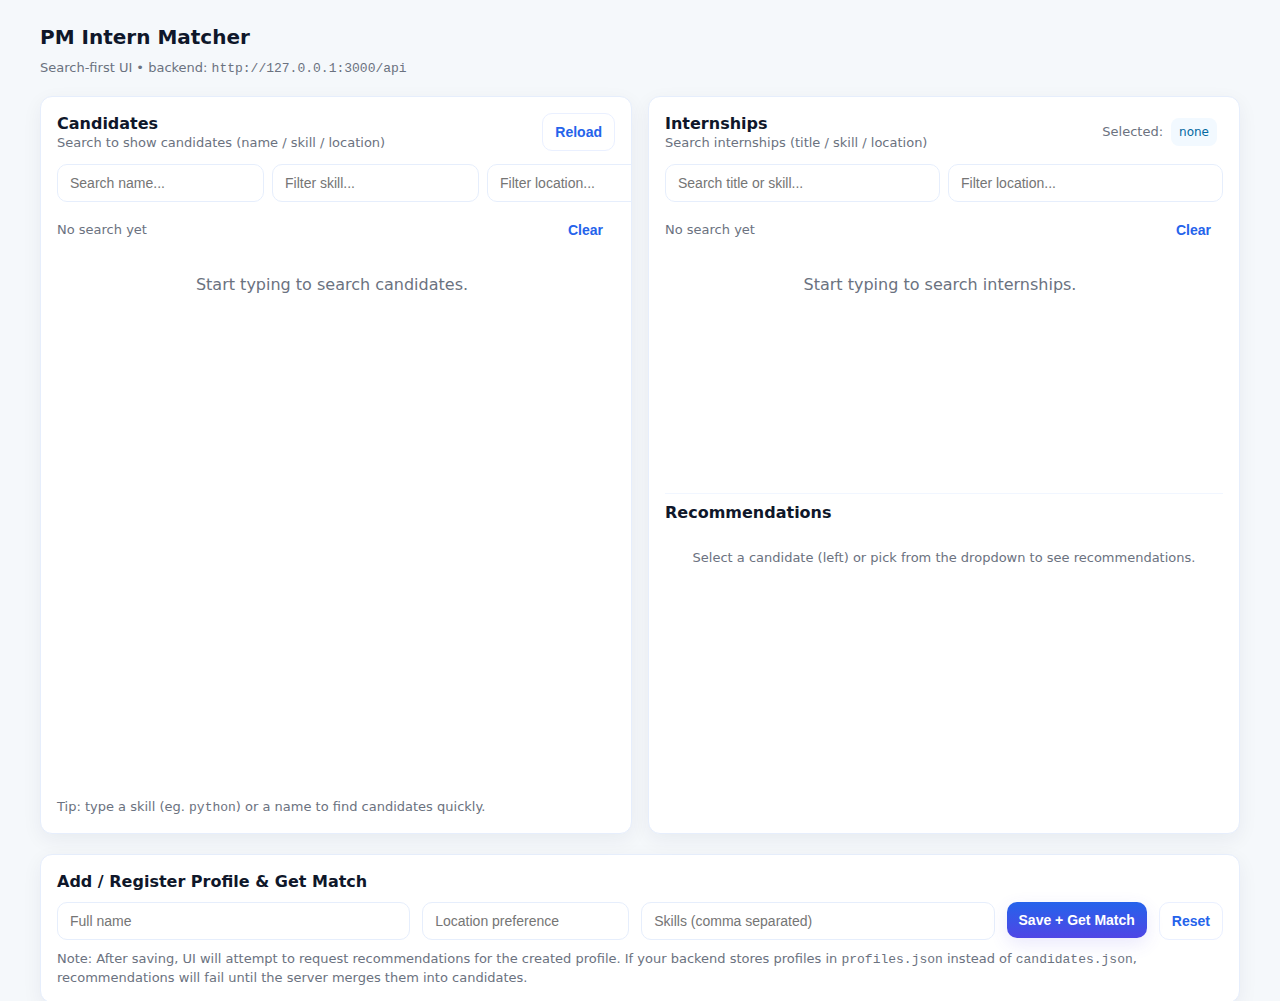
<file: frontend/index.html>
<!DOCTYPE html>
<html lang="en">
<head>
  <meta charset="utf-8" />
  <meta name="viewport" content="width=device-width,initial-scale=1" />
  <title>PM Intern Matcher — More Vertical Space</title>
  <style>
    :root{
      --bg:#f5f8fb;
      --card:#ffffff;
      --muted:#6b7280;
      --accent:#2563eb;

      --accent-2:#4f46e5;
      --success:#059669;
      --border: #e6eefc;
      --radius:12px;
      --shadow: 0 6px 20px rgba(18,38,63,0.06);
      --gap:16px;
    }
    *{box-sizing:border-box}
    html,body{height:100%}
    body{
      margin:0;
      font-family:Inter, ui-sans-serif, system-ui, -apple-system, "Segoe UI", Roboto, "Helvetica Neue", Arial;
      background: var(--bg);
      color:#0f172a;
      line-height:1.35;
      -webkit-font-smoothing:antialiased;
      padding:24px;
    }
    h1{margin:0 0 8px;font-size:20px}
    .topbar{max-width:1200px;margin:0 auto 18px;}
    .muted{color:var(--muted);font-size:13px}
    /* layout: two columns (candidates left, internships right) */
    .wrap{max-width:1200px;margin:0 auto;display:grid;grid-template-columns:1fr 1fr;gap:var(--gap);align-items:start;}
    .panel{background:var(--card);border-radius:var(--radius);box-shadow:var(--shadow);padding:16px;border:1px solid var(--border);}
    
    /* INCREASED vertical space: was ~62vh; now much taller (~82vh) */
    .panel.fullheight{height:82vh;display:flex;flex-direction:column;overflow:hidden;}
    .panel.small{padding:12px}
    input[type="text"], select, button {
      padding:10px 12px;border-radius:10px;border:1px solid #e6eefc;background:#fff;
      font-size:14px;color:#0f172a;
    }
    .btn{
      background:linear-gradient(180deg,var(--accent),var(--accent-2));
      color:white;padding:10px 12px;border-radius:10px;border:none;cursor:pointer;font-weight:600;
      box-shadow: 0 6px 18px rgba(79,70,229,0.12);
    }
    .btn.ghost{background:transparent;color:var(--accent);box-shadow:none;border:1px solid #eaf0ff;}
    /* scrollers: allow shrink inside flex columns (min-height:0) and scroll independently */
    .cards-scroller{flex:1; min-height:0; overflow:auto; padding-right:8px; display:flex; flex-direction:column; gap:12px;}
    .card{background:#fbfdff;border-radius:10px;padding:12px;border:1px solid #eef6ff;display:block;cursor:pointer;transition:transform .12s, box-shadow .12s}
    .card:hover{transform:translateY(-4px);box-shadow: 0 10px 30px rgba(20,40,80,0.06)}
    .card-header{display:flex;justify-content:space-between;align-items:center}
    .card-title{font-weight:700}
    .small{font-size:13px;color:var(--muted)}
    .badges{margin-top:8px;display:flex;flex-wrap:wrap;gap:8px}
    .badge{background:#eef2ff;color:#3730a3;padding:6px 8px;border-radius:999px;font-size:12px}
    .grid-2{display:grid;grid-template-columns:repeat(2,1fr);gap:12px}
    .section {margin-bottom:12px}
    .note{font-size:13px;color:var(--muted);margin-top:8px}
    .recommendation {border-left:4px solid #e6eefc;padding:10px;border-radius:8px;background:#fff}
    .match {font-weight:700;color:var(--accent)}
    .tag {display:inline-block;background:#f2f9ff;color:#0369a1;padding:6px 8px;border-radius:8px;margin-right:6px;font-size:12px}
    .empty{color:var(--muted);text-align:center;padding:18px}
    .filters-row{display:flex;gap:8px;margin-bottom:10px}
    .filters-row input{flex:1}
    .controls-right{display:flex;gap:8px;align-items:center}
    .result-meta{display:flex;justify-content:space-between;align-items:center;margin-bottom:8px}
    .show-more{background:transparent;border:none;color:var(--accent);cursor:pointer;font-weight:600}
    .selected{outline:3px solid rgba(37,99,235,0.08);box-shadow:0 6px 24px rgba(37,99,235,0.06)}
    /* Right column split: internships top (flex:1) and recommendations bottom (fixed percent, scrollable) */
    .right-split{display:flex;flex-direction:column;flex:1;min-height:0}
    .internships-area{display:flex;flex-direction:column;flex:1;min-height:0}
    /* slightly larger bottom recommendations area but still scrollable */
    .recommendations-area{flex:0 0 46%; min-height:0; overflow:auto; margin-top:12px; padding-top:8px; border-top:1px solid #f1f6ff}
    @media(max-width:980px){
      .wrap{grid-template-columns:1fr;gap:12px}
      .panel.fullheight{height:auto}
      .recommendations-area{flex-basis:auto; max-height:360px}
    }
  </style>
</head>
<body>
  <div class="topbar">
    <h1>PM Intern Matcher</h1>
    <div class="muted">Search-first UI • backend: <code id="apiBaseDisplay">http://127.0.0.1:3000/api</code></div>
  </div>

  <div class="wrap">
    <!-- LEFT: Candidates (search-first) -->
    <div class="panel fullheight" id="candidatesPanel">
      <div style="display:flex;justify-content:space-between;align-items:center">
        <div>
          <strong>Candidates</strong>
          <div class="small">Search to show candidates (name / skill / location)</div>
        </div>
        <div class="controls-right">
          <button id="reloadBtn" class="btn ghost">Reload</button>
        </div>
      </div>

      <div style="margin-top:12px">
        <div class="filters-row">
          <input id="searchName" type="text" placeholder="Search name..." />
          <input id="filterSkill" type="text" placeholder="Filter skill..." />
          <input id="filterLocation" type="text" placeholder="Filter location..." />
        </div>
        <div class="result-meta small">
          <div id="candidatesCount">No search yet</div>
          <div><button id="candidatesClear" class="show-more">Clear</button></div>
        </div>
      </div>

      <div class="cards-scroller" id="candidatesList" aria-live="polite">
        <div class="empty">Start typing to search candidates.</div>
      </div>

      <div style="margin-top:12px;display:flex;justify-content:center;gap:8px">
        <button id="candidatesShowMore" class="show-more" style="display:none">Show more candidates</button>
      </div>

      <div class="note">Tip: type a skill (eg. <code>python</code>) or a name to find candidates quickly.</div>
    </div>

    <!-- RIGHT: Internships (search-first) + recommendations area -->
    <div class="panel fullheight" id="internshipsPanel">
      <!-- split container -->
      <div class="right-split">
        <!-- internships area (top) -->
        <div class="internships-area">
          <div style="display:flex;justify-content:space-between;align-items:center">
            <div>
              <strong>Internships</strong>
              <div class="small">Search internships (title / skill / location)</div>
            </div>
            <div style="display:flex;gap:8px;align-items:center">
              <div class="small">Selected:</div>
              <div id="selectedCandidateLabel" class="tag">none</div>
            </div>
          </div>

          <div style="margin-top:12px">
            <div class="filters-row">
              <input id="internSearch" type="text" placeholder="Search title or skill..." />
              <input id="internLocation" type="text" placeholder="Filter location..." />
            </div>
            <div class="result-meta small">
              <div id="internCount">No search yet</div>
              <div><button id="internshipsClear" class="show-more">Clear</button></div>
            </div>
          </div>

          <!-- internships scroller -->
          <div class="cards-scroller" id="internshipsList" aria-live="polite">
            <div class="empty">Start typing to search internships.</div>
          </div>

          <div style="margin-top:12px;display:flex;justify-content:center;gap:8px">
            <button id="internShowMore" class="show-more" style="display:none">Show more internships</button>
          </div>
        </div>

        <!-- recommendations area (bottom) - independent scroller -->
        <div class="recommendations-area" id="recommendationsAreaWrapper">
          <div style="margin-bottom:8px"><strong>Recommendations</strong></div>
          <div id="recommendationsArea" class="small">
            <div class="empty">Select a candidate (left) or pick from the dropdown to see recommendations.</div>
          </div>
        </div>
      </div>
    </div>
  </div>

  <!-- BOTTOM: Add Profile + Get Match -->
  <div style="max-width:1200px;margin:20px auto 60px;">
    <div class="panel">
      <strong>Add / Register Profile & Get Match</strong>
      <!-- Wrap in a form to handle submission properly -->
      <form id="profileForm" style="margin-top:10px;display:flex;gap:12px;flex-wrap:wrap;align-items:flex-start">
        <input id="p_name" type="text" placeholder="Full name" style="flex:2" required />
        <input id="p_location" type="text" placeholder="Location preference" style="flex:1" required />
        <input id="p_skills" type="text" placeholder="Skills (comma separated)" style="flex:2" required />
        <button id="saveProfileBtn" type="submit" class="btn">Save + Get Match</button>
        <button id="resetProfileBtn" type="button" class="btn ghost">Reset</button>
      </form>
      <div id="profileMsg" class="note" style="margin-top:8px"></div>
      <div class="note" style="margin-top:10px">Note: After saving, UI will attempt to request recommendations for the created profile. If your backend stores profiles in <code>profiles.json</code> instead of <code>candidates.json</code>, recommendations will fail until the server merges them into candidates.</div>
    </div>
  </div>

  <script>
    // CONFIG
    const API_BASE = "http://127.0.0.1:3000/api";
    document.getElementById('apiBaseDisplay').textContent = API_BASE;

    // STATE
    let candidates = [];
    let internships = [];
    let selectedCandidateId = null;

    // result limits
    let candidatesLimit = 8;
    let internshipsLimit = 8;

    // UI refs
    const candidatesList = document.getElementById('candidatesList');
    const internshipsList = document.getElementById('internshipsList');
    const recommendationsArea = document.getElementById('recommendationsArea');
    const recommendationsWrapper = document.getElementById('recommendationsAreaWrapper');
    const selectedCandidateLabel = document.getElementById('selectedCandidateLabel');
    const candidatesCount = document.getElementById('candidatesCount');
    const internCount = document.getElementById('internCount');

    // search inputs
    const searchName = document.getElementById('searchName');
    const filterSkill = document.getElementById('filterSkill');
    const filterLocation = document.getElementById('filterLocation');

    const internSearch = document.getElementById('internSearch');
    const internLocation = document.getElementById('internLocation');

    // show-more buttons
    const candidatesShowMore = document.getElementById('candidatesShowMore');
    const internShowMore = document.getElementById('internShowMore');

    // buttons
    document.getElementById('reloadBtn').addEventListener('click', loadAll);
    document.getElementById('candidatesClear').addEventListener('click', clearCandidateFilters);
    document.getElementById('internshipsClear').addEventListener('click', clearInternFilters);

    // profile elements
    const profileForm = document.getElementById('profileForm');
    const pName = document.getElementById('p_name');
    const pLocation = document.getElementById('p_location');
    const pSkills = document.getElementById('p_skills');
    const saveProfileBtn = document.getElementById('saveProfileBtn');
    const resetProfileBtn = document.getElementById('resetProfileBtn');
    const profileMsg = document.getElementById('profileMsg');

    // helpers
    function debounce(fn, ms=200){
      let t;
      return (...args)=>{ clearTimeout(t); t = setTimeout(()=>fn(...args), ms); };
    }

    function escapeHtml(s){
      if (s === null || s === undefined) return '';
      return String(s).replace(/[&<>"'`=\/]/g, function(ch){
        return ({ '&':'&amp;','<':'&lt;','>':'&gt;','"':'&quot;',"'":'&#39;','/':'&#x2F;','`':'&#x60;','=':'&#x3D;' })[ch];
      });
    }

    function showProfileMessage(msg, isError=false){
      profileMsg.textContent = msg;
      profileMsg.style.color = isError ? 'crimson' : 'var(--success)';
      if (!isError) setTimeout(()=>{ profileMsg.textContent = '' }, 5000);
    }

    // initial load: fetch raw data (we don't render until searches typed)
    async function loadAll(){
      setLoading(true);
      try {
        const [cRes, iRes] = await Promise.all([
          fetch(`${API_BASE}/candidates`),
          fetch(`${API_BASE}/internships`)
        ]);
        if (!cRes.ok) throw new Error('Failed to load candidates');
        if (!iRes.ok) throw new Error('Failed to load internships');
        const cjson = await cRes.json();
        const ijson = await iRes.json();
        candidates = Array.isArray(cjson.candidates) ? cjson.candidates : [];
        internships = Array.isArray(ijson.internships) ? ijson.internships : [];
        // reset UI counts and placeholders
        candidatesCount.textContent = 'No search yet';
        internCount.textContent = 'No search yet';
        candidatesList.innerHTML = '<div class="empty">Start typing to search candidates.</div>';
        internshipsList.innerHTML = '<div class="empty">Start typing to search internships.</div>';
        clearRecommendations();
      } catch (err){
        alert('Error loading data: ' + err.message);
      } finally {
        setLoading(false);
      }
    }

    // filtering logic for candidates (search-first)
    function getFilteredCandidates(){
      const q = (searchName.value||'').trim().toLowerCase();
      const skillQ = (filterSkill.value||'').trim().toLowerCase();
      const locQ = (filterLocation.value||'').trim().toLowerCase();

      if (!q && !skillQ && !locQ) return [];

      return candidates.filter(c=>{
        if (q && !((c.name||'').toLowerCase().includes(q))) return false;
        if (skillQ){
          const skills = (c.skills_possessed||[]).map(s=>s.toLowerCase());
          if (!skills.some(s=>s.includes(skillQ))) return false;
        }
        if (locQ && !((c.location_preference||'').toLowerCase().includes(locQ))) return false;
        return true;
      });
    }

    // filtering logic for internships
    function getFilteredInternships(){
      const q = (internSearch.value||'').trim().toLowerCase();
      const locQ = (internLocation.value||'').trim().toLowerCase();
      if (!q && !locQ) return [];
      return internships.filter(it=>{
        const titleOk = q ? ((it.title||'').toLowerCase().includes(q) || (it.organization||'').toLowerCase().includes(q)) : true;
        if (!titleOk) {
          const skills = (it.skills_required||[]).map(s=>s.toLowerCase());
          if (!skills.some(s=>s.includes(q))) return false;
        }
        if (locQ && !((it.location||'').toLowerCase().includes(locQ))) return false;
        return true;
      });
    }

    // render candidates results (limited)
    function renderCandidates(){
      const filtered = getFilteredCandidates();
      candidatesList.innerHTML = '';
      if (!filtered.length){
        candidatesCount.textContent = '0 results';
        candidatesList.innerHTML = '<div class="empty">No candidates match your search.</div>';
        candidatesShowMore.style.display = 'none';
        return;
      }
      candidatesCount.textContent = `${filtered.length} result(s)`;
      const toShow = filtered.slice(0, candidatesLimit);
      for (const c of toShow){
        const card = document.createElement('div');
        card.className = 'card';
        // Add selected class if this is the currently selected candidate
        if (selectedCandidateId === c.candidate_id) {
          card.classList.add('selected');
        }
        card.innerHTML = `
          <div class="card-header">
            <div>
              <div class="card-title">${escapeHtml(c.name || '—')}</div>
              <div class="small">ID: ${escapeHtml(c.candidate_id || '—')}</div>
            </div>
            <div class="small">${escapeHtml(c.location_preference || '—')}</div>
          </div>
          <div class="badges">${(c.skills_possessed||[]).slice(0,8).map(s=>`<span class="badge">${escapeHtml(s)}</span>`).join('')}</div>
        `;
        card.addEventListener('click', ()=> {
          // highlight card
          document.querySelectorAll('#candidatesList .card').forEach(x=>x.classList.remove('selected'));
          card.classList.add('selected');
          selectCandidate(c.candidate_id);
          fetchRecommendations(c.candidate_id);
        });
        candidatesList.appendChild(card);
      }
      if (filtered.length > candidatesLimit) candidatesShowMore.style.display = 'inline';
      else candidatesShowMore.style.display = 'none';
    }

    // render internships results (limited)
    function renderInternships(){
      const filtered = getFilteredInternships();
      internshipsList.innerHTML = '';
      if (!filtered.length){
        internCount.textContent = '0 results';
        internshipsList.innerHTML = '<div class="empty">No internships match your search.</div>';
        internShowMore.style.display = 'none';
        return;
      }
      internCount.textContent = `${filtered.length} result(s)`;
      const toShow = filtered.slice(0, internshipsLimit);

      const grid = document.createElement('div');
      grid.className = 'grid-2';

      for (const it of toShow){
        const div = document.createElement('div');
        div.className = 'card';
        div.innerHTML = `
          <div style="display:flex;justify-content:space-between;align-items:center">
            <div>
              <div class="card-title">${escapeHtml(it.title)}</div>
              <div class="small">${escapeHtml(it.organization)} • ${escapeHtml(it.location)}</div>
            </div>
            <div class="small">${escapeHtml(it.sector||'—')}</div>
          </div>
          <div class="badges" style="margin-top:10px">
            ${(it.skills_required||[]).slice(0,8).map(s=>`<span class="badge">${escapeHtml(s)}</span>`).join('')}
          </div>
          <div class="small" style="margin-top:8px">${escapeHtml(it.description || '')}</div>
        `;
        grid.appendChild(div);
      }
      internshipsList.appendChild(grid);

      if (filtered.length > internshipsLimit) internShowMore.style.display = 'inline';
      else internShowMore.style.display = 'none';
    }

    // select candidate: update UI tag and store selected ID
    function selectCandidate(candidateId){
      selectedCandidateId = candidateId;
      const c = candidates.find(x=>x.candidate_id === candidateId);
      selectedCandidateLabel.textContent = c ? `${c.name} (${c.candidate_id})` : candidateId;
    }

    // fetch recommendations from backend
    async function fetchRecommendations(candidateId){
      if (!candidateId) return;
      recommendationsArea.innerHTML = '<div class="small">Loading recommendations…</div>';
      try {
        const res = await fetch(`${API_BASE}/recommendations/${encodeURIComponent(candidateId)}`);
        const json = await res.json();
        if (!res.ok) throw new Error(json.error || 'Failed to fetch recommendations');
        const recs = Array.isArray(json.recommendations) ? json.recommendations : [];
        renderRecommendations(candidateId, recs);
      } catch (err){
        recommendationsArea.innerHTML = `<div class="empty">Error fetching recommendations: ${escapeHtml(err.message)}</div><div class="note">If you just saved a profile and the server stores it in <code>profiles.json</code>, the recommendation endpoint may not find the candidate. Server should append new profiles into <code>candidates.json</code> or return the created candidate ID/object in the POST.</div>`;
      }
    }

    // render recommendations
    function renderRecommendations(candidateId, recs){
      recommendationsArea.innerHTML = '';
      if (!recs.length) {
        recommendationsArea.innerHTML = '<div class="empty">No recommended internships found for this candidate.</div>';
        return;
      }
      const candidate = candidates.find(c => c.candidate_id === candidateId) || {};
      const candSkills = (candidate.skills_possessed || []).map(s=>s.toLowerCase());
      for (const r of recs){
        const it = internships.find(i => i.internship_id === r.internship_id) || {};
        const internSkills = (it.skills_required || []).map(s=>s.toLowerCase());
        const matched = internSkills.filter(s=>candSkills.includes(s));
        const matchedHtml = matched.length ? matched.map(m=>`<span class="tag">${escapeHtml(m)}</span>`).join(' ') : '<span class="small">No exact skill match</span>';
        const block = document.createElement('div');
        block.className = 'recommendation';
        block.style.marginBottom = '8px';
        block.innerHTML = `
          <div style="display:flex;justify-content:space-between;align-items:center">
            <div>
              <div class="card-title">${escapeHtml(r.title || it.title || '—')}</div>
              <div class="small">${escapeHtml(r.organization || it.organization || '')} • ${escapeHtml(it.location || r.location || '—')}</div>
            </div>
            <div class="small">Score: <span class="match">${escapeHtml(String(r.match_score ?? '0'))}</span></div>
          </div>
          <div style="margin-top:8px">${matchedHtml}</div>
          <div class="small" style="margin-top:8px">${escapeHtml(it.description || '')}</div>
        `;
        recommendationsArea.appendChild(block);
      }
      // scroll recommendations area to top for new results
      recommendationsWrapper.scrollTop = 0;
    }

    // clear recommendations
    function clearRecommendations(){
      recommendationsArea.innerHTML = '<div class="empty">Select a candidate (left) to see recommendations.</div>';
      selectedCandidateLabel.textContent = 'none';
      selectedCandidateId = null;
    }

    // clear filters
    function clearCandidateFilters(){
      searchName.value = '';
      filterSkill.value = '';
      filterLocation.value = '';
      candidatesLimit = 8;
      renderCandidates();
    }
    function clearInternFilters(){
      internSearch.value = '';
      internLocation.value = '';
      internshipsLimit = 8;
      renderInternships();
    }

    // show more handlers
    candidatesShowMore.addEventListener('click', ()=>{
      candidatesLimit += 8;
      renderCandidates();
    });
    internShowMore.addEventListener('click', ()=>{
      internshipsLimit += 8;
      renderInternships();
    });

    // hook input events (debounced)
    const debCandidates = debounce(()=>{
      candidatesLimit = 8;
      renderCandidates();
    }, 160);
    searchName.addEventListener('input', debCandidates);
    filterSkill.addEventListener('input', debCandidates);
    filterLocation.addEventListener('input', debCandidates);

    const debInterns = debounce(()=>{
      internshipsLimit = 8;
      renderInternships();
    }, 160);
    internSearch.addEventListener('input', debInterns);
    internLocation.addEventListener('input', debInterns);

    // Auto-select new candidate after creation
    async function autoSelectNewCandidate(candidateId, candidateName) {
      console.log(`🎯 Auto-selecting candidate: ${candidateId} (${candidateName})`);
      
      // Clear all search filters first to ensure we can find the candidate
      searchName.value = '';
      filterSkill.value = '';
      filterLocation.value = '';
      
      // Wait a moment for any pending operations
      await new Promise(resolve => setTimeout(resolve, 50));
      
      // Search specifically by candidate ID to find the exact candidate
      searchName.value = candidateId;
      candidatesLimit = 20; // Increase limit to ensure we find it
      
      // Trigger search and wait for render
      renderCandidates();
      await new Promise(resolve => setTimeout(resolve, 100));
      
      // Find the candidate card by looking for the exact candidate ID
      let candidateCard = null;
      const allCards = document.querySelectorAll('#candidatesList .card');
      
      for (const card of allCards) {
        const idElement = card.querySelector('.small');
        if (idElement && idElement.textContent.includes(candidateId)) {
          candidateCard = card;
          break;
        }
      }
      
      // If not found by ID search, try by name
      if (!candidateCard) {
        console.log(`🔍 Candidate ${candidateId} not found by ID, trying name search`);
        searchName.value = candidateName;
        renderCandidates();
        await new Promise(resolve => setTimeout(resolve, 100));
        
        // Look for the most recent candidate with this name (highest timestamp in ID)
        let bestMatch = null;
        let bestTimestamp = 0;
        
        for (const card of document.querySelectorAll('#candidatesList .card')) {
          const idElement = card.querySelector('.small');
          if (idElement) {
            const cardIdText = idElement.textContent;
            const match = cardIdText.match(/ID:\s*(\w+)/);
            if (match) {
              const cardId = match[1];
              // Extract timestamp from candidate ID (CAND + timestamp)
              const timestampMatch = cardId.match(/CAND(\d+)/);
              if (timestampMatch) {
                const timestamp = parseInt(timestampMatch[1]);
                if (timestamp > bestTimestamp) {
                  bestTimestamp = timestamp;
                  bestMatch = { card, candidateId: cardId };
                }
              }
            }
          }
        }
        
        if (bestMatch) {
          candidateCard = bestMatch.card;
          candidateId = bestMatch.candidateId; // Update to the actual found ID
          console.log(`📍 Found best match: ${candidateId}`);
        }
      }
      
      if (candidateCard) {
        // Clear previous selections and select the new candidate
        document.querySelectorAll('#candidatesList .card').forEach(x => x.classList.remove('selected'));
        candidateCard.classList.add('selected');
        
        // Update UI state
        selectCandidate(candidateId);
        
        // Scroll the candidate into view
        candidateCard.scrollIntoView({ behavior: 'smooth', block: 'center' });
        
        // Fetch recommendations
        console.log(`🚀 Fetching recommendations for ${candidateId}`);
        await fetchRecommendations(candidateId);
        
        console.log(`✅ Successfully auto-selected and loaded recommendations for ${candidateId}`);
      } else {
        console.error(`❌ Could not find candidate card for ${candidateId}`);
        // Fallback: just try to fetch recommendations by ID
        selectCandidate(candidateId);
        await fetchRecommendations(candidateId);
      }
    }

    // Save profile + try to get match - FIXED with preventDefault
    profileForm.addEventListener('submit', async (event) => {
      event.preventDefault(); // Prevent form submission and page reload
      
      const name = (pName.value || '').trim();
      const location = (pLocation.value || '').trim();
      const skills = (pSkills.value || '').split(',').map(s=>s.trim()).filter(Boolean);
      
      if (!name || !location || !skills.length){
        showProfileMessage('Please fill all fields', true);
        return;
      }
      
      saveProfileBtn.disabled = true;
      let createdCandidateId = null;
      
      try {
        console.log('🔄 Starting profile save process...');
        
        const candidate_id = 'CAND' + Date.now();
        const payload = {
          candidate_id,
          name,
          skills_possessed: skills,
          location_preference: location
        };
        
        showProfileMessage('Saving profile...');
        console.log('📤 Sending payload:', payload);
        
        const res = await fetch(`${API_BASE}/profile`, {
          method: 'POST',
          headers: {'Content-Type':'application/json'},
          body: JSON.stringify(payload)
        });
        
        const json = await res.json();
        console.log('📥 Server response:', json);
        
        if (!res.ok) throw new Error(json.error || json.message || 'Failed to save profile');

        showProfileMessage('Profile saved successfully! Refreshing data...');
        
        // Get the created candidate ID from the response
        createdCandidateId = json.candidate?.candidate_id || json.candidate_id || candidate_id;
        const createdCandidateName = json.candidate?.name || name;
        
        console.log(`✅ Profile saved with ID: ${createdCandidateId}`);
        
        // Refresh the candidates list to include the new profile
        console.log('🔄 Refreshing candidate list...');
        await loadAll();
        
        // Auto-select and show recommendations for the new candidate
        showProfileMessage('Loading recommendations for new profile...');
        await autoSelectNewCandidate(createdCandidateId, createdCandidateName);
        
        showProfileMessage(`✅ Profile created successfully! ID: ${createdCandidateId}`);
        
        // Clear the form after successful save
        pName.value = '';
        pLocation.value = '';
        pSkills.value = '';
        
      } catch (err){
        console.error('❌ Profile save error:', err);
        showProfileMessage('Error saving profile: ' + err.message, true);
        
        // If we have a candidate ID but failed later, still try to load recommendations
        if (createdCandidateId) {
          console.log('🔄 Attempting recovery with candidate ID:', createdCandidateId);
          try {
            await loadAll();
            await autoSelectNewCandidate(createdCandidateId, name);
          } catch (recoveryErr) {
            console.error('❌ Recovery attempt failed:', recoveryErr);
          }
        }
      } finally {
        saveProfileBtn.disabled = false;
      }
    });

    resetProfileBtn.addEventListener('click', ()=>{
      pName.value = '';
      pLocation.value = '';
      pSkills.value = '';
      profileMsg.textContent = '';
    });

    // simple loading state: disable buttons when loading
    function setLoading(isLoading){
      document.querySelectorAll('button').forEach(b=>b.disabled = isLoading);
      // keep Clear buttons enabled
      document.getElementById('candidatesClear').disabled = false;
      document.getElementById('internshipsClear').disabled = false;
    }

    // initial fetch of data (but we do not render lists until user searches)
    loadAll();
  </script>
</body>
</html>
</file>
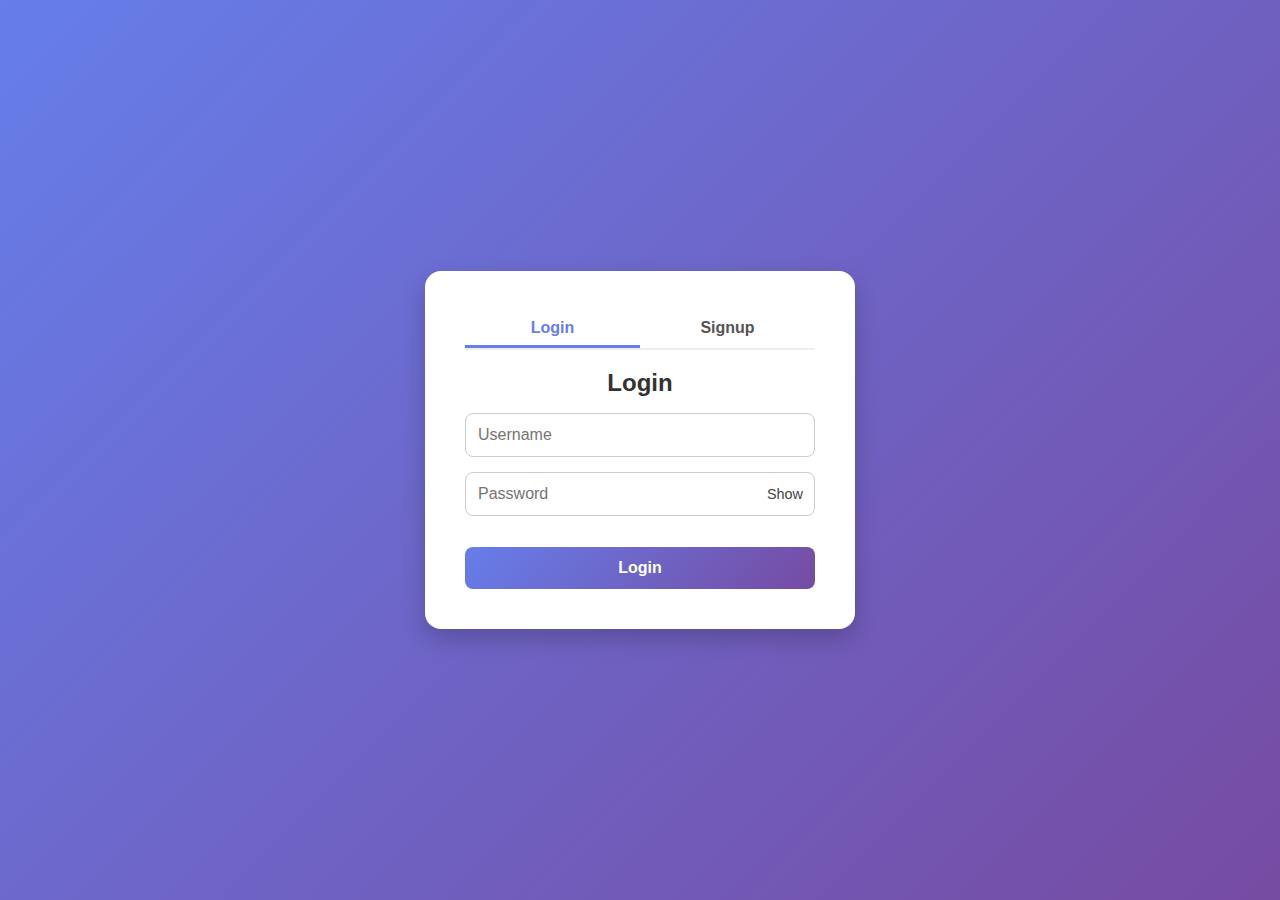
<file: frontend/login.html>
<!DOCTYPE html>
<html lang="en">
<head>
  <meta charset="UTF-8" />
  <meta name="viewport" content="width=device-width, initial-scale=1.0" />
  <title>Login | PM Intern</title>
  <style>
    body {
      margin: 0;
      font-family: "Segoe UI", Tahoma, Geneva, Verdana, sans-serif;
      background: linear-gradient(135deg, #667eea, #764ba2);
      display: flex;
      align-items: center;
      justify-content: center;
      height: 100vh;
    }

    .login-container {
      background: #fff;
      padding: 2.5rem;
      border-radius: 1rem;
      box-shadow: 0 10px 25px rgba(0,0,0,0.2);
      width: 350px;
      text-align: center;
      animation: fadeIn 0.8s ease;
    }

    @keyframes fadeIn {
      from { opacity: 0; transform: translateY(-30px); }
      to { opacity: 1; transform: translateY(0); }
    }

    h2 {
      margin-bottom: 1rem;
      color: #333;
    }

    .input-group {
      position: relative;
      margin: 15px 0;
      display: flex;
      align-items: center;
      justify-content: center;
    }

    input {
      width: 100%;
      padding: 12px;
      border: 1px solid #ccc;
      border-radius: 8px;
      font-size: 1rem;
      transition: border 0.3s;
      box-sizing: border-box;
    }

    input:focus {
      border: 1px solid #667eea;
      outline: none;
      box-shadow: 0 0 5px rgba(102,126,234,0.6);
    }

    .toggle-password {
      position: absolute;
      right: 12px;
      cursor: pointer;
      font-size: 0.9rem;
      color: #444;
      user-select: none;
    }

    button {
      width: 100%;
      padding: 12px;
      margin-top: 1rem;
      border: none;
      border-radius: 8px;
      font-size: 1rem;
      font-weight: bold;
      color: #fff;
      background: linear-gradient(135deg, #667eea, #764ba2);
      cursor: pointer;
      transition: transform 0.2s, box-shadow 0.2s;
    }

    button:hover {
      transform: translateY(-2px);
      box-shadow: 0 5px 15px rgba(0,0,0,0.2);
    }

    .tabs {
      display: flex;
      justify-content: space-around;
      margin-bottom: 1rem;
      border-bottom: 2px solid #eee;
    }

    .tab {
      flex: 1;
      padding: 0.5rem;
      cursor: pointer;
      font-weight: bold;
      color: #555;
    }

    .tab.active {
      color: #667eea;
      border-bottom: 3px solid #667eea;
    }

    .form {
      display: none;
    }

    .form.active {
      display: block;
    }

    #message {
      margin-bottom: 1rem;
      font-size: 0.9rem;
      color: #e63946;
      font-weight: bold;
    }
  </style>
</head>
<body>
  <div class="login-container">
    <div class="tabs">
      <div class="tab active" data-tab="login">Login</div>
      <div class="tab" data-tab="signup">Signup</div>
    </div>

    <div id="message"></div>

    <!-- Login Form -->
    <form id="loginForm" class="form active">
      <h2>Login</h2>
      <div class="input-group">
        <input type="text" id="login-username" placeholder="Username" required />
      </div>

      <div class="input-group">
        <input type="password" id="login-password" placeholder="Password" required />
        <span class="toggle-password" data-target="login-password">Show</span>
      </div>

      <button type="submit">Login</button>
    </form>

    <!-- Signup Form -->
    <form id="signupForm" class="form">
      <h2>Signup</h2>
      <div class="input-group">
        <input type="text" id="signup-username" placeholder="Username" required />
      </div>

      <div class="input-group">
        <input type="password" id="signup-password" placeholder="Password" required />
        <span class="toggle-password" data-target="signup-password">Show</span>
      </div>

      <button type="submit">Signup</button>
    </form>
  </div>

  <script>
    const message = document.getElementById("message");

    // Tab switching
    const tabs = document.querySelectorAll(".tab");
    const forms = document.querySelectorAll(".form");

    tabs.forEach(tab => {
      tab.addEventListener("click", () => {
        tabs.forEach(t => t.classList.remove("active"));
        forms.forEach(f => f.classList.remove("active"));

        tab.classList.add("active");
        document.getElementById(tab.dataset.tab + "Form").classList.add("active");
        message.textContent = ""; // clear message
      });
    });

    // Password toggle (Show / Hide)
    document.querySelectorAll(".toggle-password").forEach(toggle => {
      toggle.addEventListener("click", () => {
        const target = document.getElementById(toggle.dataset.target);
        if (target.type === "password") {
          target.type = "text";
          toggle.textContent = "Hide";
        } else {
          target.type = "password";
          toggle.textContent = "Show";
        }
      });
    });

    // Login form
    document.getElementById("loginForm").addEventListener("submit", async (e) => {
      e.preventDefault();
      const username = document.getElementById("login-username").value;
      const password = document.getElementById("login-password").value;

      const res = await fetch("http://127.0.0.1:3000/login", {
        method: "POST",
        headers: { "Content-Type": "application/json" },
        body: JSON.stringify({ username, password })
      });

      const data = await res.json();
      message.textContent = data.message || data.error;

      if (res.ok) {
        window.location.href = "index.html";
      }
    });

    // Signup form
    document.getElementById("signupForm").addEventListener("submit", async (e) => {
      e.preventDefault();
      const username = document.getElementById("signup-username").value;
      const password = document.getElementById("signup-password").value;

      const res = await fetch("http://127.0.0.1:3000/signup", {
        method: "POST",
        headers: { "Content-Type": "application/json" },
        body: JSON.stringify({ username, password })
      });

      const data = await res.json();
      message.textContent = data.message || data.error;

      if (res.ok) {
        window.location.href = "index.html";
      }
    });
  </script>
</body>
</html>
</file>
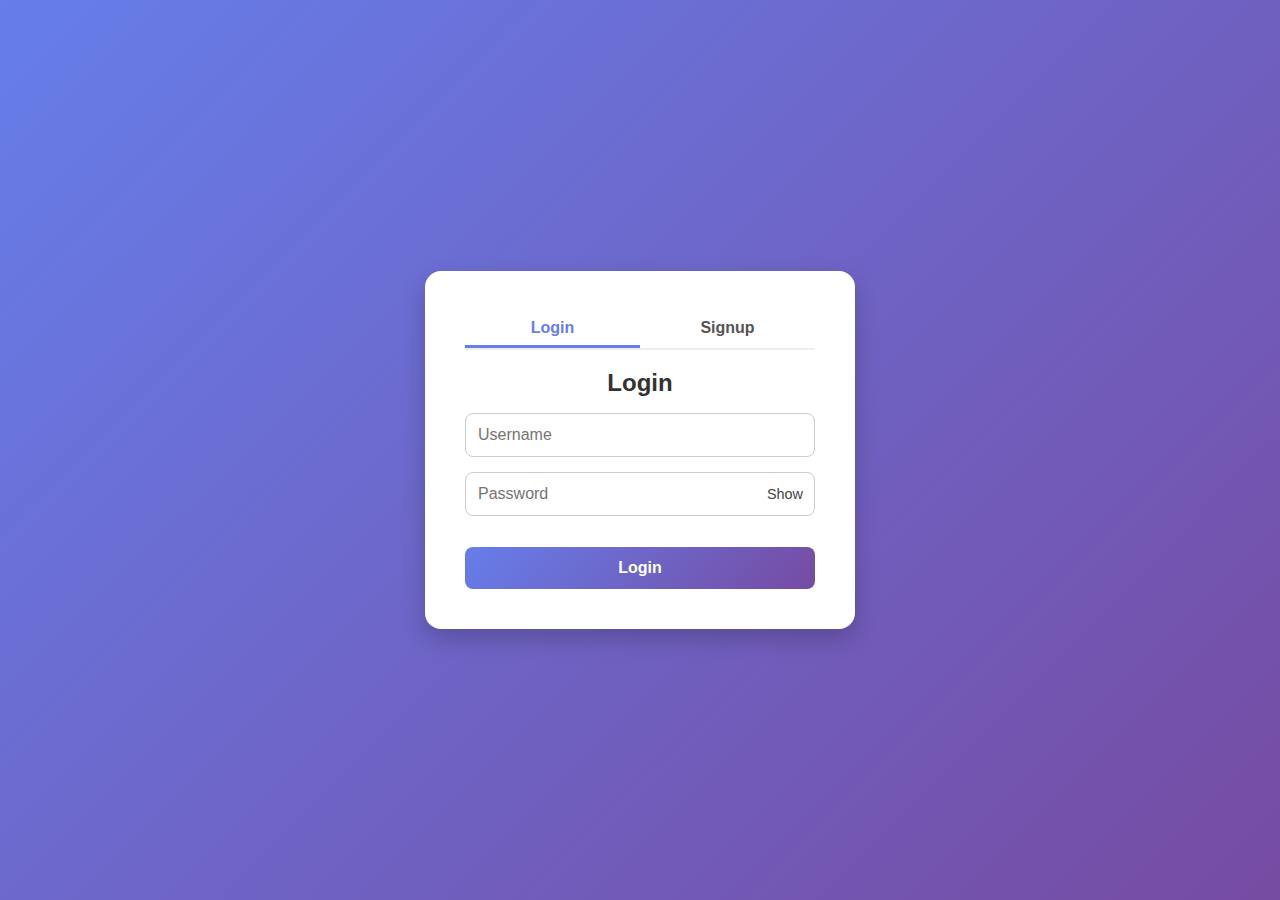
<file: frontend/profile.html>
<!DOCTYPE html>
<html lang="en">
<head>
    <meta charset="UTF-8">
    <meta name="viewport" content="width=device-width, initial-scale=1.0">
    <title>Profile | PM Intern</title>
    <link rel="stylesheet" href="style.css">
    <style>
        .profile-container {
            max-width: 900px;
            margin: 0 auto;
            padding: 2rem;
            min-height: 100vh;
        }

        .profile-header {
            text-align: center;
            margin-bottom: 2rem;
        }

        .profile-form {
            background: var(--panel-bg);
            backdrop-filter: blur(20px);
            border-radius: 16px;
            padding: 2rem;
            box-shadow: var(--shadow-lg);
            border: 1px solid var(--border);
        }

        .form-group {
            margin-bottom: 1.5rem;
        }

        .form-group label {
            display: block;
            margin-bottom: 0.5rem;
            font-weight: 600;
            color: var(--text);
        }

        .form-group input,
        .form-group select,
        .form-group textarea {
            width: 100%;
            padding: 0.75rem 1rem;
            border: 1px solid var(--border);
            border-radius: 12px;
            font-size: 1rem;
            background: var(--bg);
            color: var(--text);
            transition: all 0.3s ease;
            backdrop-filter: blur(10px);
        }

        .form-group input:focus,
        .form-group select:focus,
        .form-group textarea:focus {
            outline: none;
            border-color: var(--primary);
            box-shadow: 0 0 0 3px var(--primary-light);
        }

        .skills-input {
            display: flex;
            flex-wrap: wrap;
            gap: 0.5rem;
            margin-top: 0.5rem;
            min-height: 2rem;
        }

        .skill-tag {
            background: var(--bg-tertiary);
            color: var(--text);
            border: 1px solid var(--border);
            padding: 0.4rem 0.8rem;
            border-radius: 8px;
            font-size: 0.875rem;
            display: flex;
            align-items: center;
            gap: 0.5rem;
            font-weight: 500;
            transition: all 0.2s ease;
        }

        .skill-tag .remove {
            cursor: pointer;
            font-weight: bold;
            font-size: 1rem;
            line-height: 1;
            opacity: 0.6;
            transition: all 0.2s ease;
            color: var(--text-muted);
            margin-left: 0.25rem;
        }

        .skill-tag .remove:hover {
            opacity: 1;
            color: var(--error);
        }

        .skill-tag:hover {
            background: var(--bg-secondary);
            border-color: var(--primary);
        }

        .add-skill {
            display: flex;
            gap: 0.5rem;
            margin-top: 0.5rem;
        }

        .add-skill input {
            flex: 1;
        }

        .add-skill button {
            padding: 0.75rem 1.5rem;
            background: var(--primary);
            color: white;
            border: none;
            border-radius: 8px;
            cursor: pointer;
            font-weight: 600;
            transition: all 0.3s ease;
            font-size: 0.9rem;
        }

        .add-skill button:hover {
            background: var(--primary-hover);
            transform: translateY(-1px);
            box-shadow: var(--shadow);
        }

        .form-actions {
            display: flex;
            gap: 1rem;
            justify-content: center;
            margin-top: 2rem;
        }

        .btn {
            padding: 0.75rem 2rem;
            border: none;
            border-radius: 12px;
            font-size: 1rem;
            font-weight: 600;
            cursor: pointer;
            transition: all 0.3s ease;
            text-decoration: none;
            display: inline-block;
            text-align: center;
        }

        .btn-primary {
            background: var(--primary);
            color: white;
            border: none;
        }

        .btn-primary:hover {
            background: var(--primary-hover);
            transform: translateY(-1px);
            box-shadow: var(--shadow);
        }

        .btn-secondary {
            background: var(--bg-tertiary);
            color: var(--text);
            border: 1px solid var(--border);
        }

        .btn-secondary:hover {
            background: var(--bg-secondary);
            border-color: var(--primary);
            transform: translateY(-1px);
        }

        .btn-edit {
            background: var(--primary);
            color: white;
            border: none;
        }

        .btn-edit:hover {
            background: var(--primary-hover);
            transform: translateY(-1px);
            box-shadow: var(--shadow);
        }

        .navigation {
            display: flex;
            justify-content: space-between;
            align-items: center;
            margin-bottom: 2rem;
            background: var(--topbar-bg);
            backdrop-filter: blur(20px);
            padding: 1.5rem 2rem;
            border-radius: 16px;
            border: 1px solid var(--border);
            min-height: 60px;
        }

        .back-btn {
            display: flex;
            align-items: center;
            gap: 0.5rem;
            color: var(--text);
            text-decoration: none;
            font-weight: 600;
            padding: 0.75rem 1.25rem;
            border-radius: 12px;
            transition: all 0.3s ease;
            background: var(--glass);
            backdrop-filter: blur(10px);
            border: 1px solid var(--border);
        }

        .back-btn:hover {
            background: var(--primary-light);
            color: var(--primary);
            transform: translateY(-1px);
        }

        .navigation h1 {
            margin: 0;
            font-size: 1.5rem;
            font-weight: 700;
            color: var(--text);
            text-align: center;
            flex: 1;
        }

        .status-message {
            padding: 1rem;
            border-radius: 12px;
            margin-bottom: 1rem;
            text-align: center;
            font-weight: 600;
            backdrop-filter: blur(10px);
        }

        .status-success {
            background: rgba(16, 185, 129, 0.1);
            color: var(--success);
            border: 1px solid var(--success);
        }

        .status-error {
            background: rgba(239, 68, 68, 0.1);
            color: var(--error);
            border: 1px solid var(--error);
        }

        /* Recommendation styles removed - recommendations are now shown on the main index.html page */

        .hidden {
            display: none;
        }

        .profile-display {
            background: var(--panel-bg);
            backdrop-filter: blur(20px);
            border-radius: 16px;
            padding: 2rem;
            box-shadow: var(--shadow-lg);
            border: 1px solid var(--border);
            margin-bottom: 2rem;
        }

        .profile-display h3 {
            margin-bottom: 1.5rem;
            color: var(--text);
            text-align: center;
        }

        .profile-info {
            display: grid;
            grid-template-columns: repeat(auto-fit, minmax(250px, 1fr));
            gap: 1.5rem;
        }

        .info-item {
            background: var(--bg);
            padding: 1rem;
            border-radius: 12px;
            border: 1px solid var(--border);
        }

        .info-item label {
            font-weight: 600;
            color: var(--text-muted);
            font-size: 0.9rem;
            margin-bottom: 0.5rem;
            display: block;
        }

        .info-item .value {
            color: var(--text);
            font-size: 1rem;
        }

        .skills-display {
            display: flex;
            flex-wrap: wrap;
            gap: 0.5rem;
            margin-top: 0.5rem;
        }

        .skill-display {
            background: var(--bg-tertiary);
            color: var(--text);
            border: 1px solid var(--border);
            padding: 0.4rem 0.8rem;
            border-radius: 8px;
            font-size: 0.875rem;
            font-weight: 500;
            transition: all 0.2s ease;
        }

        .edit-toggle {
            text-align: center;
            margin-top: 2rem;
            margin-bottom: 1rem;
        }

        .theme-toggle {
            position: fixed;
            top: 2rem;
            right: 2rem;
            background: var(--glass);
            backdrop-filter: blur(20px);
            border: 1px solid var(--border);
            border-radius: 50px;
            padding: 0.75rem;
            cursor: pointer;
            transition: all 0.3s ease;
            z-index: 1000;
        }

        .theme-toggle:hover {
            transform: scale(1.05);
            box-shadow: var(--shadow);
        }

        .theme-toggle svg {
            width: 20px;
            height: 20px;
            stroke: var(--text);
        }

        /* Searchable Dropdown Styles */
        .searchable-dropdown {
            position: relative;
            width: 100%;
        }

        .searchable-dropdown input {
            width: 100%;
            padding: 0.75rem 1rem;
            padding-right: 2.5rem;
            border: 1px solid var(--border);
            border-radius: 12px;
            font-size: 1rem;
            background: var(--bg);
            color: var(--text);
            transition: all 0.3s ease;
            backdrop-filter: blur(10px);
        }

        .searchable-dropdown input:focus {
            outline: none;
            border-color: var(--primary);
            box-shadow: 0 0 0 3px var(--primary-light);
        }

        .dropdown-arrow {
            position: absolute;
            right: 1rem;
            top: 50%;
            transform: translateY(-50%);
            pointer-events: none;
            color: var(--text-muted);
            font-size: 0.8rem;
            transition: transform 0.3s ease;
        }

        .searchable-dropdown.open .dropdown-arrow {
            transform: translateY(-50%) rotate(180deg);
        }

        .dropdown-options {
            position: absolute;
            top: 100%;
            left: 0;
            right: 0;
            background: var(--bg);
            border: 1px solid var(--border);
            border-top: none;
            border-radius: 0 0 12px 12px;
            max-height: 200px;
            overflow-y: auto;
            z-index: 1000;
            display: none;
            box-shadow: var(--shadow-lg);
        }

        .searchable-dropdown.open .dropdown-options {
            display: block;
        }

        .dropdown-option {
            padding: 0.75rem 1rem;
            cursor: pointer;
            transition: background-color 0.2s ease;
            border-bottom: 1px solid var(--border);
        }

        .dropdown-option:last-child {
            border-bottom: none;
        }

        .dropdown-option:hover {
            background: var(--primary-light);
        }

        .dropdown-option.selected {
            background: var(--primary);
            color: white;
        }

        .dropdown-option.highlighted {
            background: var(--primary-light);
        }

        .no-results {
            padding: 0.75rem 1rem;
            color: var(--text-muted);
            font-style: italic;
            text-align: center;
        }
    </style>
</head>
<body>
    <!-- Theme Toggle -->
    <button class="theme-toggle" aria-label="Toggle theme">
        <svg fill="none" viewBox="0 0 24 24" stroke="currentColor">
            <path stroke-linecap="round" stroke-linejoin="round" stroke-width="2" d="M20.354 15.354A9 9 0 018.646 3.646 9.003 9.003 0 0012 21a9.003 9.003 0 008.354-5.646z"/>
        </svg>
    </button>

    <div class="profile-container">
        <div class="navigation">
            <a href="index.html" class="back-btn">
                ← Back to Home
            </a>
            <h1>Profile Management</h1>
            <div style="width: 120px;"></div>
        </div>

        <div id="statusMessage" class="hidden"></div>

        <!-- Profile Display Section -->
        <div id="profileDisplay" class="profile-display hidden">
            <h3>Your Profile</h3>
            <div class="profile-info" id="profileInfo">
                <!-- Profile info will be populated here -->
            </div>
            <div class="edit-toggle">
                <button onclick="toggleEdit()" class="btn btn-edit" id="editToggleBtn">
                    Edit Profile
                </button>
            </div>
        </div>

        <!-- Profile Form Section -->
        <div id="profileFormSection" class="profile-form">
            <form id="profileForm">
                <div class="form-group">
                    <label for="name">Full Name *</label>
                    <input type="text" id="name" name="name" required>
                </div>

                <div class="form-group">
                    <label for="education_level">Education Level *</label>
                    <select id="education_level" name="education_level" required>
                        <option value="">Select Education Level</option>
                        <option value="Undergraduate">Undergraduate (UG)</option>
                        <option value="Postgraduate">Postgraduate (PG)</option>
                        <option value="Diploma">Diploma</option>
                        <option value="Other">Other</option>
                    </select>
                </div>

                <div class="form-group">
                    <label for="field_of_study">Field of Study</label>
                    <input type="text" id="field_of_study" name="field_of_study" placeholder="e.g., Computer Science, Business Administration">
                </div>

                <div class="form-group">
                    <label for="location_preference">Preferred Location (City) *</label>
                    <div class="searchable-dropdown">
                        <input type="text" id="location_preference" name="location_preference" placeholder="Type to search cities..." required autocomplete="off">
                        <div class="dropdown-arrow">▼</div>
                        <div class="dropdown-options" id="cityDropdown">
                            <!-- Options will be populated by JavaScript -->
                        </div>
                    </div>
                </div>

                <div class="form-group">
                    <label>Skills *</label>
                    <div class="skills-input" id="skillsContainer">
                        <!-- Skills will be added here dynamically -->
                    </div>
                    <div class="add-skill">
                        <input type="text" id="skillInput" placeholder="Add a skill (e.g., Python, Project Management)">
                        <button type="button" id="addSkillBtn">Add Skill</button>
                    </div>
                </div>

                <div class="form-group">
                    <label for="sector_interests">Sector Interests</label>
                    <textarea id="sector_interests" name="sector_interests" rows="3" placeholder="e.g., Technology, Finance, Healthcare, Marketing"></textarea>
                </div>

                <div class="form-actions">
                    <button type="button" class="btn btn-secondary" onclick="window.location.href='index.html'">Cancel</button>
                    <button type="submit" class="btn btn-primary">Save Profile</button>
                </div>
            </form>
        </div>

        <!-- Recommendations removed - they will be shown on the main index.html page -->
    </div>

    <script>
        const API_BASE = "http://127.0.0.1:3000/api";
        let skills = [];
        let currentProfile = null;
        let isEditMode = false;

        // Top 80+ Indian cities (alphabetically sorted)
        const cities = [
            "Agra", "Ahmedabad", "Ajmer", "Akola", "Aligarh", "Allahabad", "Amravati", "Amritsar",
            "Aurangabad", "Bangalore", "Bareilly", "Belgaum", "Bhavnagar", "Bhilai", "Bhiwandi", "Bhopal",
            "Bhubaneswar", "Bikaner", "Bokaro", "Chandigarh", "Chennai", "Coimbatore", "Cuttack", "Delhi",
            "Dhanbad", "Durg", "Faridabad", "Ghaziabad", "Guntur", "Gurgaon", "Guwahati", "Gwalior",
            "Howrah", "Hubli", "Hyderabad", "Indore", "Jabalpur", "Jaipur", "Jalandhar", "Jammu",
            "Jamshedpur", "Jhansi", "Jodhpur", "Kanpur", "Kochi", "Kolhapur", "Kolkata", "Kota",
            "Lucknow", "Ludhiana", "Madurai", "Mangalore", "Meerut", "Mysore", "Nagpur", "Nashik",
            "Navi Mumbai", "Noida", "Patna", "Pimpri-Chinchwad", "Pune", "Raipur", "Rajkot", "Ranchi",
            "Salem", "Srinagar", "Surat", "Thane", "Tiruchirappalli", "Udaipur", "Ujjain", "Vadodara",
            "Varanasi", "Vasai-Virar", "Vijayawada", "Visakhapatnam", "Warangal"
        ].sort(); // Sort alphabetically

        // DOM elements
        const profileForm = document.getElementById('profileForm');
        const skillsContainer = document.getElementById('skillsContainer');
        const skillInput = document.getElementById('skillInput');
        const addSkillBtn = document.getElementById('addSkillBtn');
        const statusMessage = document.getElementById('statusMessage');
        // Recommendations removed - they will be shown on the main index.html page
        const profileDisplay = document.getElementById('profileDisplay');
        const profileFormSection = document.getElementById('profileFormSection');
        const profileInfo = document.getElementById('profileInfo');
        const editToggleBtn = document.getElementById('editToggleBtn');
        
        // City dropdown elements
        const cityInput = document.getElementById('location_preference');
        const cityDropdown = document.getElementById('cityDropdown');
        const searchableDropdown = document.querySelector('.searchable-dropdown');

        // Theme toggle functionality
        document.addEventListener('DOMContentLoaded', function() {
            const themeToggle = document.querySelector('.theme-toggle');
            const htmlElement = document.documentElement;

            function toggleTheme() {
                const currentTheme = htmlElement.getAttribute('data-theme');
                if (currentTheme === 'dark') {
                    htmlElement.removeAttribute('data-theme');
                    localStorage.setItem('theme', 'light');
                    updateThemeIcon('light');
                } else {
                    htmlElement.setAttribute('data-theme', 'dark');
                    localStorage.setItem('theme', 'dark');
                    updateThemeIcon('dark');
                }
            }

            function updateThemeIcon(theme) {
                if (!themeToggle) return;
                const svg = themeToggle.querySelector('svg');
                if (!svg) return;
                if (theme === 'dark') {
                    svg.innerHTML = `<path stroke-linecap="round" stroke-linejoin="round" stroke-width="2" d="M12 3v1m0 16v1m9-9h-1M4 12H3m15.364 6.364l-.707-.707M6.343 6.343l-.707-.707m12.728 0l-.707.707M6.343 17.657l-.707.707M16 12a4 4 0 11-8 0 4 4 0 018 0z"/>`;
                } else {
                    svg.innerHTML = `<path stroke-linecap="round" stroke-linejoin="round" stroke-width="2" d="M20.354 15.354A9 9 0 018.646 3.646 9.003 9.003 0 0012 21a9.003 9.003 0 008.354-5.646z"/>`;
                }
            }

            if (themeToggle) {
                themeToggle.addEventListener('click', toggleTheme);
            }

            const savedTheme = localStorage.getItem('theme');
            if (savedTheme === 'dark') {
                htmlElement.setAttribute('data-theme', 'dark');
                updateThemeIcon('dark');
            } else {
                htmlElement.removeAttribute('data-theme');
                updateThemeIcon('light');
            }
        });

        // City dropdown functionality
        function initializeCityDropdown() {
            let filteredCities = [...cities];
            let selectedIndex = -1;

            function renderOptions() {
                cityDropdown.innerHTML = '';
                
                if (filteredCities.length === 0) {
                    cityDropdown.innerHTML = '<div class="no-results">No cities found</div>';
                    return;
                }

                filteredCities.forEach((city, index) => {
                    const option = document.createElement('div');
                    option.className = 'dropdown-option';
                    option.textContent = city;
                    option.dataset.value = city;
                    
                    if (index === selectedIndex) {
                        option.classList.add('highlighted');
                        option.scrollIntoView({ block: 'nearest' });
                    }
                    
                    option.addEventListener('click', () => {
                        selectCity(city);
                    });
                    
                    cityDropdown.appendChild(option);
                });
            }

            function selectCity(city) {
                cityInput.value = city;
                cityInput.setAttribute('data-value', city);
                searchableDropdown.classList.remove('open');
                selectedIndex = -1;
            }

            function filterCities(query) {
                if (!query.trim()) {
                    filteredCities = [...cities];
                } else {
                    const lowerQuery = query.toLowerCase();
                    filteredCities = cities.filter(city => 
                        city.toLowerCase().includes(lowerQuery)
                    );
                }
                selectedIndex = -1;
                renderOptions();
            }

            function openDropdown() {
                searchableDropdown.classList.add('open');
                renderOptions();
            }

            function closeDropdown() {
                searchableDropdown.classList.remove('open');
                selectedIndex = -1;
            }

            // Event listeners
            cityInput.addEventListener('input', (e) => {
                const query = e.target.value;
                filterCities(query);
                openDropdown();
            });

            cityInput.addEventListener('focus', () => {
                openDropdown();
            });

            cityInput.addEventListener('blur', (e) => {
                // Delay closing to allow option clicks
                setTimeout(() => {
                    closeDropdown();
                }, 200);
            });

            cityInput.addEventListener('keydown', (e) => {
                if (!searchableDropdown.classList.contains('open')) {
                    if (e.key === 'ArrowDown' || e.key === 'Enter') {
                        e.preventDefault();
                        openDropdown();
                        return;
                    }
                }

                switch (e.key) {
                    case 'ArrowDown':
                        e.preventDefault();
                        selectedIndex = Math.min(selectedIndex + 1, filteredCities.length - 1);
                        renderOptions();
                        break;
                    case 'ArrowUp':
                        e.preventDefault();
                        selectedIndex = Math.max(selectedIndex - 1, -1);
                        renderOptions();
                        break;
                    case 'Enter':
                        e.preventDefault();
                        if (selectedIndex >= 0 && filteredCities[selectedIndex]) {
                            selectCity(filteredCities[selectedIndex]);
                        }
                        break;
                    case 'Escape':
                        closeDropdown();
                        break;
                }
            });

            // Click outside to close
            document.addEventListener('click', (e) => {
                if (!searchableDropdown.contains(e.target)) {
                    closeDropdown();
                }
            });

            // Prevent invalid input
            cityInput.addEventListener('keypress', (e) => {
                // Allow typing, but we'll validate on blur
            });

            cityInput.addEventListener('blur', () => {
                const value = cityInput.value;
                if (value && !cities.includes(value)) {
                    // Find closest match
                    const closest = cities.find(city => 
                        city.toLowerCase().startsWith(value.toLowerCase())
                    );
                    if (closest) {
                        cityInput.value = closest;
                        cityInput.setAttribute('data-value', closest);
                    } else {
                        // Clear invalid input
                        cityInput.value = '';
                        cityInput.removeAttribute('data-value');
                    }
                }
            });
        }

        // Check if user has existing profile
        async function checkExistingProfile() {
            const username = localStorage.getItem('username');
            if (!username) {
                // If not logged in, show empty form
                profileDisplay.classList.add('hidden');
                profileFormSection.classList.remove('hidden');
                return;
            }

            try {
                // Try to find profile by exact username match in candidates
                const response = await fetch(`${API_BASE}/candidates`);
                const result = await response.json();
                
                if (response.ok) {
                    const candidates = result.candidates || [];
                    // Look for exact username match, not partial match
                    const existingProfile = candidates.find(c => 
                        c.name && c.name.toLowerCase() === username.toLowerCase()
                    );
                    
                    if (existingProfile) {
                        currentProfile = existingProfile;
                        displayProfile(existingProfile);
                        return;
                    }
                }
            } catch (error) {
                console.log('No existing profile found');
            }
            
            // If no profile found, show empty form
            profileDisplay.classList.add('hidden');
            profileFormSection.classList.remove('hidden');
        }

        // Display existing profile
        function displayProfile(profile) {
            profileInfo.innerHTML = `
                <div class="info-item">
                    <label>Name</label>
                    <div class="value">${escapeHtml(profile.name || 'Not specified')}</div>
                </div>
                <div class="info-item">
                    <label>Education Level</label>
                    <div class="value">${escapeHtml(profile.education_level || 'Not specified')}</div>
                </div>
                <div class="info-item">
                    <label>Field of Study</label>
                    <div class="value">${escapeHtml(profile.field_of_study || 'Not specified')}</div>
                </div>
                <div class="info-item">
                    <label>Location Preference</label>
                    <div class="value">${escapeHtml(profile.location_preference || 'Not specified')}</div>
                </div>
                <div class="info-item">
                    <label>Skills</label>
                    <div class="skills-display">
                        ${(profile.skills_possessed || []).map(skill => 
                            `<span class="skill-display">${escapeHtml(skill)}</span>`
                        ).join('')}
                    </div>
                </div>
                <div class="info-item">
                    <label>Sector Interests</label>
                    <div class="value">${escapeHtml((profile.sector_interests || []).join(', ') || 'Not specified')}</div>
                </div>
            `;
            
            profileDisplay.classList.remove('hidden');
            profileFormSection.classList.add('hidden');
        }

        // Toggle edit mode
        function toggleEdit() {
            if (isEditMode) {
                // Switch to display mode
                profileDisplay.classList.remove('hidden');
                profileFormSection.classList.add('hidden');
                editToggleBtn.textContent = 'Edit Profile';
                isEditMode = false;
            } else {
                // Switch to edit mode
                if (currentProfile) {
                    populateForm(currentProfile);
                }
                profileDisplay.classList.add('hidden');
                profileFormSection.classList.remove('hidden');
                editToggleBtn.textContent = 'Cancel Edit';
                isEditMode = true;
            }
        }

        // Populate form with existing data
        function populateForm(profile) {
            document.getElementById('name').value = profile.name || '';
            document.getElementById('education_level').value = profile.education_level || '';
            document.getElementById('field_of_study').value = profile.field_of_study || '';
            
            // Set city value and data attribute
            const cityValue = profile.location_preference || '';
            cityInput.value = cityValue;
            if (cityValue) {
                cityInput.setAttribute('data-value', cityValue);
            }
            
            document.getElementById('sector_interests').value = (profile.sector_interests || []).join(', ');
            
            skills = [...(profile.skills_possessed || [])];
            renderSkills();
        }

        // Add skill functionality
        addSkillBtn.addEventListener('click', addSkill);
        skillInput.addEventListener('keypress', (e) => {
            if (e.key === 'Enter') {
                e.preventDefault();
                addSkill();
            }
        });

        function addSkill() {
            const skill = skillInput.value.trim().toLowerCase();
            if (skill && !skills.includes(skill)) {
                skills.push(skill);
                skillInput.value = '';
                renderSkills();
            }
        }

        function removeSkill(skillToRemove) {
            skills = skills.filter(skill => skill !== skillToRemove);
            renderSkills();
        }

        function renderSkills() {
            skillsContainer.innerHTML = skills.map(skill => `
                <div class="skill-tag">
                    ${skill}
                    <span class="remove" onclick="removeSkill('${skill}')">&times;</span>
                </div>
            `).join('');
        }

        // Form submission
        profileForm.addEventListener('submit', async (e) => {
            e.preventDefault();
            
            // Disable submit button to prevent double submission
            const submitBtn = profileForm.querySelector('button[type="submit"]');
            const originalText = submitBtn.textContent;
            submitBtn.disabled = true;
            submitBtn.textContent = 'Saving...';
            
            try {
                if (skills.length === 0) {
                    showMessage('Please add at least one skill', 'error');
                    return;
                }

                const formData = new FormData(profileForm);
                const username = localStorage.getItem('username');
                
                // Validate required fields
                if (!formData.get('name')?.trim()) {
                    showMessage('Please enter your name', 'error');
                    return;
                }
                
                if (!formData.get('education_level')) {
                    showMessage('Please select your education level', 'error');
                    return;
                }
                
                if (!cityInput.getAttribute('data-value') && !cityInput.value.trim()) {
                    showMessage('Please select a valid city', 'error');
                    return;
                }

                const profileData = {
                    name: formData.get('name').trim(),
                    education_level: formData.get('education_level'),
                    field_of_study: formData.get('field_of_study')?.trim() || '',
                    location_preference: cityInput.getAttribute('data-value') || cityInput.value.trim(),
                    skills_possessed: skills,
                    sector_interests: formData.get('sector_interests') ? formData.get('sector_interests').split(',').map(s => s.trim()).filter(s => s) : []
                };

                // If editing existing profile, include the candidate_id
                if (currentProfile && currentProfile.candidate_id) {
                    profileData.candidate_id = currentProfile.candidate_id;
                }

                showMessage('Saving profile...', 'success');
                
                // Add retry logic for backend refresh scenarios
                let response;
                let result;
                let retryCount = 0;
                const maxRetries = 3;
                
                while (retryCount < maxRetries) {
                    try {
                        response = await fetch(`${API_BASE}/profile`, {
                            method: 'POST',
                            headers: {
                                'Content-Type': 'application/json'
                            },
                            body: JSON.stringify(profileData)
                        });
                        
                        if (response.ok) {
                            result = await response.json();
                            break;
                        } else if (response.status === 503 || response.status === 502) {
                            // Backend is refreshing, wait and retry
                            retryCount++;
                            if (retryCount < maxRetries) {
                                showMessage(`Backend is refreshing, retrying... (${retryCount}/${maxRetries})`, 'success');
                                await new Promise(resolve => setTimeout(resolve, 2000 * retryCount)); // Exponential backoff
                                continue;
                            }
                        } else {
                            result = await response.json();
                            break;
                        }
                    } catch (fetchError) {
                        retryCount++;
                        if (retryCount < maxRetries) {
                            showMessage(`Connection issue, retrying... (${retryCount}/${maxRetries})`, 'success');
                            await new Promise(resolve => setTimeout(resolve, 2000 * retryCount));
                            continue;
                        } else {
                            throw fetchError;
                        }
                    }
                }

                if (response.ok) {
                    showMessage('Profile saved successfully! You can now view personalized recommendations on the main page.', 'success');
                    currentProfile = result.candidate;
                    
                    // Switch to display mode
                    displayProfile(result.candidate);
                    profileFormSection.classList.add('hidden');
                    editToggleBtn.textContent = 'Edit Profile';
                    isEditMode = false;
                } else {
                    showMessage(result.error || 'Failed to save profile', 'error');
                }
            } catch (error) {
                console.error('Profile save error:', error);
                showMessage('Error saving profile: ' + error.message, 'error');
            } finally {
                // Re-enable submit button
                submitBtn.disabled = false;
                submitBtn.textContent = originalText;
            }
        });

        // Recommendation functions removed - recommendations are now shown on the main index.html page

        function showMessage(message, type) {
            statusMessage.textContent = message;
            statusMessage.className = `status-message status-${type}`;
            statusMessage.classList.remove('hidden');
            
            setTimeout(() => {
                statusMessage.classList.add('hidden');
            }, 5000);
        }

        function escapeHtml(text) {
            const div = document.createElement('div');
            div.textContent = text;
            return div.innerHTML;
        }

        function logout() {
            localStorage.removeItem('isLoggedIn');
            localStorage.removeItem('username');
            window.location.href = 'login.html';
        }

        // Check login status
        function checkLoginStatus() {
            const isLoggedIn = localStorage.getItem('isLoggedIn') === 'true';
            if (!isLoggedIn) {
                // Redirect to login page if not logged in
                window.location.href = 'login.html';
                return;
            }
        }

        // Pre-fill name with username
        function prefillName() {
            const username = localStorage.getItem('username');
            if (username) {
                const nameField = document.getElementById('name');
                if (nameField && !nameField.value) {
                    nameField.value = username;
                }
            }
        }

        // Initialize
        checkLoginStatus();
        prefillName();
        initializeCityDropdown();
        checkExistingProfile();
    </script>
</body>
</html>
</file>
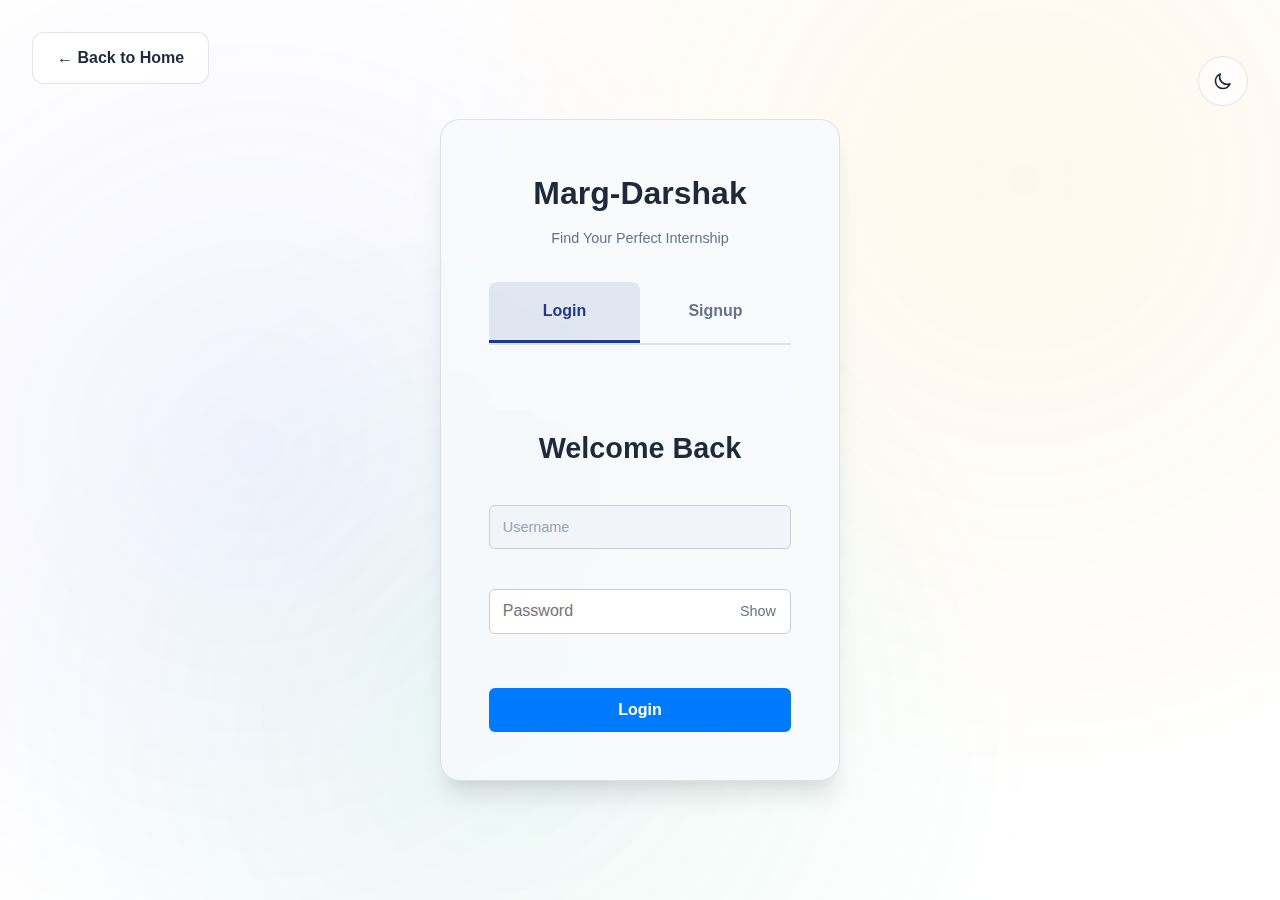
<file: frontend/pages/login.html>
<!DOCTYPE html>
<html lang="en">
<head>
  <meta charset="UTF-8" />
  <meta name="viewport" content="width=device-width, initial-scale=1.0" />
  <title>Login | Marg-Darshak</title>
  <link rel="stylesheet" href="../assets/css/style.css">
  <style>
    body {
      margin: 0;
      font-family: -apple-system, BlinkMacSystemFont, 'Segoe UI', Roboto, sans-serif;
      background: var(--bg);
      color: var(--text);
      display: flex;
      align-items: center;
      justify-content: center;
      min-height: 100vh;
      position: relative;
    }

    .login-container {
      background: var(--panel-bg);
      backdrop-filter: blur(20px);
      padding: 3rem;
      border-radius: 20px;
      box-shadow: var(--shadow-lg);
      width: 400px;
      text-align: center;
      animation: fadeIn 0.8s ease;
      border: 1px solid var(--border);
    }

    @keyframes fadeIn {
      from { opacity: 0; transform: translateY(-30px); }
      to { opacity: 1; transform: translateY(0); }
    }

    h2 {
      margin-bottom: 1.5rem;
      color: var(--text);
      font-size: 1.8rem;
      font-weight: 700;
    }

    .input-group {
      position: relative;
      margin: 20px 0;
      display: flex;
      align-items: center;
      justify-content: center;
    }

    input {
      width: 100%;
      padding: 1rem;
      border: 1px solid var(--border);
      border-radius: 12px;
      font-size: 1rem;
      transition: all 0.3s ease;
      box-sizing: border-box;
      background: var(--bg);
      color: var(--text);
      backdrop-filter: blur(10px);
    }

    input:focus {
      border-color: var(--primary);
      outline: none;
      box-shadow: 0 0 0 3px var(--primary-light);
    }

    .toggle-password {
      position: absolute;
      right: 15px;
      cursor: pointer;
      font-size: 0.9rem;
      color: var(--text-muted);
      user-select: none;
      transition: color 0.3s ease;
    }

    .toggle-password:hover {
      color: var(--primary);
    }

    button {
      width: 100%;
      padding: 1rem;
      margin-top: 1.5rem;
      border: none;
      border-radius: 12px;
      font-size: 1rem;
      font-weight: 600;
      color: white;
      background: var(--gradient);
      cursor: pointer;
      transition: all 0.3s ease;
    }

    button:hover {
      transform: translateY(-2px);
      box-shadow: var(--shadow-lg);
    }

    .tabs {
      display: flex;
      justify-content: space-around;
      margin-bottom: 2rem;
      border-bottom: 2px solid var(--border);
    }

    .tab {
      flex: 1;
      padding: 1rem;
      cursor: pointer;
      font-weight: 600;
      color: var(--text-muted);
      transition: all 0.3s ease;
      border-radius: 8px 8px 0 0;
    }

    .tab.active {
      color: var(--primary);
      border-bottom: 3px solid var(--primary);
      background: var(--primary-light);
    }

    .form {
      display: none;
    }

    .form.active {
      display: block;
    }

    #message {
      margin-bottom: 1rem;
      font-size: 0.9rem;
      font-weight: 600;
      padding: 1rem;
      border-radius: 12px;
      backdrop-filter: blur(10px);
    }

    .message-success {
      background: rgba(16, 185, 129, 0.1);
      color: var(--success);
      border: 1px solid var(--success);
    }

    .message-error {
      background: rgba(239, 68, 68, 0.1);
      color: var(--error);
      border: 1px solid var(--error);
    }

    .back-btn {
      position: absolute;
      top: 2rem;
      left: 2rem;
      display: flex;
      align-items: center;
      gap: 0.5rem;
      color: var(--text);
      text-decoration: none;
      font-weight: 600;
      padding: 0.75rem 1.5rem;
      border-radius: 12px;
      background: var(--glass);
      backdrop-filter: blur(20px);
      border: 1px solid var(--border);
      transition: all 0.3s ease;
    }

    .back-btn:hover {
      background: var(--primary-light);
      color: var(--primary);
      transform: translateY(-2px);
    }

    .theme-toggle {
      position: fixed;
      top: 2rem;
      right: 2rem;
      background: var(--glass);
      backdrop-filter: blur(20px);
      border: 1px solid var(--border);
      border-radius: 50px;
      padding: 0.75rem;
      cursor: pointer;
      transition: all 0.3s ease;
      z-index: 1000;
    }

    .theme-toggle:hover {
      transform: scale(1.05);
      box-shadow: var(--shadow);
    }

    .theme-toggle svg {
      width: 20px;
      height: 20px;
      stroke: var(--text);
    }

    .logo {
      margin-bottom: 2rem;
    }

    .logo h1 {
      color: var(--text);
      font-size: 2rem;
      font-weight: 700;
      margin: 0;
    }

    .logo p {
      color: var(--text-muted);
      margin: 0.5rem 0 0 0;
      font-size: 0.9rem;
    }
  </style>
</head>
<body>
  <!-- Theme Toggle -->
  <button class="theme-toggle" aria-label="Toggle theme">
    <svg fill="none" viewBox="0 0 24 24" stroke="currentColor">
      <path stroke-linecap="round" stroke-linejoin="round" stroke-width="2" d="M20.354 15.354A9 9 0 018.646 3.646 9.003 9.003 0 0012 21a9.003 9.003 0 008.354-5.646z"/>
    </svg>
  </button>

  <!-- Back Button -->
  <a href="index.html" class="back-btn">
    ← Back to Home
  </a>

  <div class="login-container">
    <div class="logo">
      <h1>Marg-Darshak</h1>
      <p>Find Your Perfect Internship</p>
    </div>

    <div class="tabs">
      <div class="tab active" data-tab="login">Login</div>
      <div class="tab" data-tab="signup">Signup</div>
    </div>

    <div id="message"></div>

    <!-- Login Form -->
    <form id="loginForm" class="form active">
      <h2>Welcome Back</h2>
      <div class="input-group">
        <input type="text" id="login-username" placeholder="Username" required />
      </div>

      <div class="input-group">
        <input type="password" id="login-password" placeholder="Password" required />
        <span class="toggle-password" data-target="login-password">Show</span>
      </div>

      <button type="submit">Login</button>
    </form>

    <!-- Signup Form -->
    <form id="signupForm" class="form">
      <h2>Create Account</h2>
      <div class="input-group">
        <input type="text" id="signup-username" placeholder="Username" required />
      </div>

      <div class="input-group">
        <input type="password" id="signup-password" placeholder="Password" required />
        <span class="toggle-password" data-target="signup-password">Show</span>
      </div>

      <button type="submit">Sign Up</button>
    </form>
  </div>

  <script>
    const message = document.getElementById("message");

    // Theme toggle functionality
    document.addEventListener('DOMContentLoaded', function() {
      const themeToggle = document.querySelector('.theme-toggle');
      const htmlElement = document.documentElement;

      function toggleTheme() {
        const currentTheme = htmlElement.getAttribute('data-theme');
        if (currentTheme === 'dark') {
          htmlElement.removeAttribute('data-theme');
          localStorage.setItem('theme', 'light');
          updateThemeIcon('light');
        } else {
          htmlElement.setAttribute('data-theme', 'dark');
          localStorage.setItem('theme', 'dark');
          updateThemeIcon('dark');
        }
      }

      function updateThemeIcon(theme) {
        if (!themeToggle) return;
        const svg = themeToggle.querySelector('svg');
        if (!svg) return;
        if (theme === 'dark') {
          svg.innerHTML = `<path stroke-linecap="round" stroke-linejoin="round" stroke-width="2" d="M12 3v1m0 16v1m9-9h-1M4 12H3m15.364 6.364l-.707-.707M6.343 6.343l-.707-.707m12.728 0l-.707.707M6.343 17.657l-.707.707M16 12a4 4 0 11-8 0 4 4 0 018 0z"/>`;
        } else {
          svg.innerHTML = `<path stroke-linecap="round" stroke-linejoin="round" stroke-width="2" d="M20.354 15.354A9 9 0 018.646 3.646 9.003 9.003 0 0012 21a9.003 9.003 0 008.354-5.646z"/>`;
        }
      }

      if (themeToggle) {
        themeToggle.addEventListener('click', toggleTheme);
      }

      const savedTheme = localStorage.getItem('theme');
      if (savedTheme === 'dark') {
        htmlElement.setAttribute('data-theme', 'dark');
        updateThemeIcon('dark');
      } else {
        htmlElement.removeAttribute('data-theme');
        updateThemeIcon('light');
      }
    });

    // Tab switching
    const tabs = document.querySelectorAll(".tab");
    const forms = document.querySelectorAll(".form");

    tabs.forEach(tab => {
      tab.addEventListener("click", () => {
        tabs.forEach(t => t.classList.remove("active"));
        forms.forEach(f => f.classList.remove("active"));

        tab.classList.add("active");
        document.getElementById(tab.dataset.tab + "Form").classList.add("active");
        message.textContent = "";
        message.className = "";
      });
    });

    // Password toggle (Show / Hide)
    document.querySelectorAll(".toggle-password").forEach(toggle => {
      toggle.addEventListener("click", () => {
        const target = document.getElementById(toggle.dataset.target);
        if (target.type === "password") {
          target.type = "text";
          toggle.textContent = "Hide";
        } else {
          target.type = "password";
          toggle.textContent = "Show";
        }
      });
    });

  // Resolve base URL from current origin
  const ORIGIN = window.location.origin;

  // Login form
    document.getElementById("loginForm").addEventListener("submit", async (e) => {
      e.preventDefault();
      const username = document.getElementById("login-username").value;
      const password = document.getElementById("login-password").value;

      try {
        const res = await fetch(`${ORIGIN}/login`, {
          method: "POST",
          headers: { "Content-Type": "application/json" },
          credentials: 'include',
          body: JSON.stringify({ username, password })
        });

        const data = await res.json();
        
        if (res.ok) {
          message.textContent = "Login successful! Redirecting...";
          message.className = "message-success";
          // Store login state
          localStorage.setItem('isLoggedIn', 'true');
          localStorage.setItem('username', username);

          // Fetch profile by username to get candidate_id
          fetch(`${ORIGIN}/api/profiles/by_username/${encodeURIComponent(username)}`, {
            credentials: 'include'
          })
            .then(r => r.ok ? r.json() : null)
            .then(profileData => {
              let candidateId = null;
              if (profileData) {
                // Handle different response formats
                if (profileData.candidate_id) {
                  candidateId = profileData.candidate_id;
                } else if (profileData.data && profileData.data.candidate_id) {
                  candidateId = profileData.data.candidate_id;
                } else if (profileData.profile && profileData.profile.candidate_id) {
                  candidateId = profileData.profile.candidate_id;
                }
              }
              
              if (candidateId) {
                localStorage.setItem('candidate_id', candidateId);
                // User has profile, go to index
                setTimeout(() => {
                  window.location.href = "index.html";
                }, 1000);
              } else {
                // User doesn't have profile, redirect to profile creation
                localStorage.removeItem('candidate_id');
                setTimeout(() => {
                  window.location.href = "profile.html";
                }, 1000);
              }
            })
            .catch(() => {
              // No profile found, redirect to profile creation
              localStorage.removeItem('candidate_id');
              setTimeout(() => {
                window.location.href = "profile.html";
              }, 1000);
            });
        } else {
          message.textContent = data.error || "Login failed";
          message.className = "message-error";
        }
      } catch (error) {
        message.textContent = "Connection error. Please try again.";
        message.className = "message-error";
      }
    });

  // Signup form
    document.getElementById("signupForm").addEventListener("submit", async (e) => {
      e.preventDefault();
      const username = document.getElementById("signup-username").value;
      const password = document.getElementById("signup-password").value;

      if (password.length < 6) {
        message.textContent = "Password must be at least 6 characters long";
        message.className = "message-error";
        return;
      }

      try {
        const res = await fetch(`${ORIGIN}/signup`, {
          method: "POST",
          headers: { "Content-Type": "application/json" },
          credentials: 'include',
          body: JSON.stringify({ username, password })
        });

        const data = await res.json();
        
        if (res.ok) {
          message.textContent = "Signup successful! Redirecting...";
          message.className = "message-success";
          // Store login state
          localStorage.setItem('isLoggedIn', 'true');
          localStorage.setItem('username', username);

          // No profile yet, so clear candidate_id and redirect to profile creation
          localStorage.removeItem('candidate_id');
          setTimeout(() => {
            window.location.href = "profile.html";
          }, 1000);
        } else {
          message.textContent = data.error || "Signup failed";
          message.className = "message-error";
        }
      } catch (error) {
        message.textContent = "Connection error. Please try again.";
        message.className = "message-error";
      }
    });
  </script>
</body>
</html>
</file>
<file: frontend/style.css>
/* Light theme (default) */
:root {
  --primary: #6366f1;
  --primary-hover: #5855eb;
  --primary-light: rgba(99, 102, 241, 0.1);
  --secondary: #f59e0b;
  --success: #10b981;
  --error: #ef4444;
  --warning: #f59e0b;
  --bg: #ffffff;
  --bg-secondary: #f8fafc;
  --bg-tertiary: #f1f5f9;
  --text: #1e293b;
  --text-muted: #64748b;
  --text-dim: #94a3b8;
  --border: rgba(0, 0, 0, 0.1);
  --border-hover: rgba(0, 0, 0, 0.2);
  --gradient: linear-gradient(135deg, var(--primary), var(--secondary));
  --glass: rgba(255, 255, 255, 0.8);
  --shadow: 0 4px 6px -1px rgba(0, 0, 0, 0.1), 0 2px 4px -1px rgba(0, 0, 0, 0.06);
  --shadow-lg: 0 20px 25px -5px rgba(0, 0, 0, 0.1), 0 10px 10px -5px rgba(0, 0, 0, 0.04);
  --topbar-bg: rgba(255, 255, 255, 0.9);
  --panel-bg: rgba(248, 250, 252, 0.8);
  --gleam-gradient: linear-gradient(90deg, transparent, rgba(0, 0, 0, 0.05), transparent);
}

/* === True Black Dark Theme (Completed) === */
[data-theme="dark"] {
  --primary: #8183f7;
  --primary-hover: #9698fa;
  --primary-light: rgba(129, 131, 247, 0.1);
  --secondary: #f6ae3b;
  --success: #13ce92;
  --error: #f05f5f;
  --warning: #f6ae3b;
  --gradient: linear-gradient(135deg, var(--primary), var(--secondary));
  --gleam-gradient: linear-gradient(90deg, transparent, rgba(255, 255, 255, 0.2), transparent);
  --bg: #000000;
  --bg-secondary: #181818;
  --bg-tertiary: #282828;
  --text: #e2e8f0;
  --text-muted: #94a3b8;
  --text-dim: #64748b;
  --border: #2a2a2a;
  --border-hover: #555555;
  --glass: rgba(255, 255, 255, 0.1); /* Adjusted glass for dark mode */
  --topbar-bg: rgba(18, 18, 18, 0.8);
  --panel-bg: rgba(24, 24, 24, 0.8);
  --shadow: none;
  --shadow-lg: none;
}

* {
  margin: 0;
  padding: 0;
  box-sizing: border-box;
}

body {
  font-family: -apple-system, BlinkMacSystemFont, 'Segoe UI', Roboto, sans-serif;
  background: var(--bg);
  color: var(--text);
  line-height: 1.6;
  overflow-x: hidden;
  transition: background-color 0.3s ease, color 0.3s ease;
}

/* Animated background */
body::before {
  content: '';
  position: fixed;
  top: 0;
  left: 0;
  width: 100%;
  height: 100%;
  background: 
    radial-gradient(circle at 20% 50%, rgba(99, 102, 241, 0.08) 0%, transparent 50%),
    radial-gradient(circle at 80% 20%, rgba(245, 158, 11, 0.08) 0%, transparent 50%),
    radial-gradient(circle at 40% 80%, rgba(16, 185, 129, 0.08) 0%, transparent 50%);
  animation: bgShift 20s ease-in-out infinite;
  pointer-events: none;
  z-index: -1;
  transition: opacity 0.3s ease;
}

@keyframes bgShift {
  0%, 100% { transform: scale(1) rotate(0deg); }
  50% { transform: scale(1.1) rotate(2deg); }
}

/* Theme toggle button */
.theme-toggle {
  position: fixed;
  top: 2rem;
  right: 2rem;
  background: var(--glass);
  backdrop-filter: blur(20px);
  border: 1px solid var(--border);
  border-radius: 50px;
  padding: 0.75rem;
  z-index: 1000;
  transition: all 0.3s ease;
  width: 50px;
  height: 50px;
  display: flex;
  align-items: center;
  justify-content: center;
}

.theme-toggle:hover {
  transform: scale(1.1);
  border-color: var(--primary);
  box-shadow: var(--shadow);
}

.theme-toggle svg {
  width: 20px;
  height: 20px;
  stroke: var(--text);
  transition: all 0.3s ease;
}

/* Glass morphism topbar */
.topbar {
  background: var(--topbar-bg);
  backdrop-filter: blur(20px);
  border-bottom: 1px solid var(--border);
  padding: 1.5rem 2rem;
  position: sticky;
  top: 0;
  z-index: 100;
  box-shadow: var(--shadow);
  transition: all 0.3s ease;
}

.topbar h1 {
  font-size: 2rem;
  font-weight: 700;
  background: var(--gradient);
  -webkit-background-clip: text;
  background-clip: text;
  -webkit-text-fill-color: transparent;
  margin-bottom: 0.5rem;
  animation: glow 3s ease-in-out infinite alternate;
}

@keyframes glow {
  from { filter: brightness(1); }
  to { filter: brightness(1.2); }
}

.topbar .muted {
  color: var(--text-muted);
  font-size: 0.9rem;
  display: flex;
  align-items: center;
  gap: 0.5rem;
}

.topbar code {
  background: var(--bg-tertiary);
  padding: 0.25rem 0.5rem;
  border-radius: 4px;
  font-family: 'Monaco', 'Menlo', monospace;
  font-size: 0.8rem;
  color: var(--secondary);
}

/* Main layout */
.wrap {
  display: grid;
  grid-template-columns: 1fr 1fr; /* Two equal columns */
  gap: 2rem;
  padding: 2rem;
  max-width: 1400px;
  margin: 0 auto;
}

/* Enhanced panels */
.panel {
  background: var(--panel-bg);
  backdrop-filter: blur(20px);
  border: 1px solid var(--border);
  border-radius: 16px;
  padding: 2rem;
  box-shadow: var(--shadow);
  transition: all 0.3s ease;
  position: relative;
  overflow: hidden;
  display: flex;
  flex-direction: column;
}

.panel:hover {
  border-color: var(--border-hover);
  box-shadow: var(--shadow-lg);
}

.fullheight {
  height: calc(100vh - 180px); /* Full height panels */
}

/* Enhanced inputs */
input[type="text"] {
  background: var(--bg-tertiary);
  border: 1px solid var(--border);
  border-radius: 12px;
  padding: 0.75rem 1rem;
  color: var(--text);
  font-size: 0.9rem;
  transition: all 0.3s ease;
  outline: none;
  position: relative;
}

input[type="text"]:focus-visible {
  border-color: var(--primary);
  box-shadow: 0 0 0 3px var(--primary-light);
}

input[type="text"]::placeholder {
  color: var(--text-dim);
}

/* Enhanced buttons */
.btn {
  background: var(--primary);
  color: white;
  border: none;
  border-radius: 12px;
  padding: 0.75rem 1.5rem;
  font-weight: 600;
  transition: all 0.3s ease;
  position: relative;
  overflow: hidden;
  font-size: 0.9rem;
}

.btn:hover {
  background: var(--primary-hover);
  transform: translateY(-2px);
  box-shadow: var(--shadow-lg);
}

.btn:active {
  transform: translateY(0);
}

.btn::before {
  content: '';
  position: absolute;
  top: 50%;
  left: 50%;
  width: 0;
  height: 0;
  background: rgba(255, 255, 255, 0.2);
  border-radius: 50%;
  transform: translate(-50%, -50%);
  transition: width 0.3s, height 0.3s;
}

.btn:hover::before {
  width: 300px;
  height: 300px;
}

.btn.ghost {
  background: transparent;
  border: 1px solid var(--border);
  color: var(--text-muted);
}

.btn.ghost:hover {
  background: var(--glass);
  border-color: var(--primary);
  color: var(--primary);
}

/* Filter rows */
.filters-row {
  display: grid;
  grid-template-columns: 1fr 1fr 1fr;
  gap: 1rem;
  margin-bottom: 1rem;
}

/* Result metadata */
.result-meta {
  display: flex;
  justify-content: space-between;
  align-items: center;
  padding: 0.5rem 0;
  border-bottom: 1px solid var(--border);
  margin-bottom: 1rem;
}

/* Enhanced cards */
.cards-scroller {
  flex: 1;
  overflow-y: auto;
  margin-top: 1rem;
  padding-right: 0.5rem;
  min-height: 0; /* Important for flexbox scrolling */
}

.cards-scroller::-webkit-scrollbar {
  width: 6px;
}

.cards-scroller::-webkit-scrollbar-track {
  background: var(--bg-tertiary);
  border-radius: 3px;
}

.cards-scroller::-webkit-scrollbar-thumb {
  background: var(--primary);
  border-radius: 3px;
}

/* AI panel scrollbar gets a different color */
#aiRecommendationsArea::-webkit-scrollbar-thumb {
    background: var(--success);
}


.card {
  background: var(--bg-secondary);
  border: 1px solid var(--border);
  border-radius: 12px;
  padding: 1.5rem;
  margin-bottom: 1rem;
  transition: all 0.3s ease;
  position: relative;
  overflow: hidden;
}

.card::before {
  content: '';
  position: absolute;
  top: 0;
  left: -100%;
  width: 100%;
  height: 100%;
  background: var(--gleam-gradient);
  transition: left 0.5s ease;
}

.card:hover {
  border-color: var(--primary);
  transform: translateY(-4px);
  box-shadow: var(--shadow-lg);
}

.card:hover::before {
  left: 100%;
}

.card.selected {
  border-color: var(--primary);
  background: var(--primary-light);
  box-shadow: var(--shadow);
}

.card-header {
  display: flex;
  justify-content: space-between;
  align-items: flex-start;
  margin-bottom: 1rem;
}

.card-title {
  font-weight: 600;
  font-size: 1.1rem;
  color: var(--text);
  margin-bottom: 0.25rem;
}

/* Enhanced badges */
.badges {
  display: flex;
  flex-wrap: wrap;
  gap: 0.5rem;
}

.badge {
  background: var(--primary-light);
  color: var(--primary);
  border: 1px solid var(--primary-light);
  padding: 0.25rem 0.75rem;
  border-radius: 20px;
  font-size: 0.8rem;
  font-weight: 500;
  transition: all 0.2s ease;
}

.badge:hover {
  background: var(--primary);
  color: white;
  transform: scale(1.05);
}

/* Recommendation cards in the AI panel */
.recommendation {
  background: var(--bg-secondary);
  border: 1px solid var(--border);
  border-radius: 8px;
  padding: 1rem;
  margin-bottom: 0.5rem;
  transition: all 0.2s ease;
}

.recommendation:hover {
  border-color: var(--success);
  background: rgba(16, 185, 129, 0.1);
}

/* Tags and labels */
.tag {
  background: var(--success);
  color: white;
  padding: 0.25rem 0.75rem;
  border-radius: 20px;
  font-size: 0.8rem;
  font-weight: 500;
  animation: pulse 2s infinite;
}

@keyframes pulse {
  0%, 100% { opacity: 1; }
  50% { opacity: 0.8; }
}

.match {
  background: var(--gradient);
  -webkit-background-clip: text;
  background-clip: text;
  -webkit-text-fill-color: transparent;
  font-weight: 700;
}

/* Enhanced show more button */
.show-more {
  background: transparent;
  color: var(--primary);
  border: 1px solid transparent;
  border-radius: 8px;
  padding: 0.5rem 1rem;
  transition: all 0.3s ease;
  font-size: 0.9rem;
  cursor: pointer;
  font-weight: 500;
}

.show-more:hover {
  background: var(--primary-light);
  border-color: var(--primary);
}

/* Empty states */
.empty {
  text-align: center;
  color: var(--text-muted);
  padding: 3rem 1rem;
  background: var(--bg-tertiary);
  border-radius: 12px;
  border: 2px dashed var(--border);
  height: 100%;
  display: flex;
  flex-direction: column;
  justify-content: center;
  align-items: center;
}

/* Small text */
.small {
  font-size: 0.85rem;
  color: var(--text-muted);
}

/* Loading states */
.loading::after {
  content: '';
  position: absolute;
  top: 50%;
  left: 50%;
  width: 30px;
  height: 30px;
  margin: -15px 0 0 -15px;
  border: 3px solid var(--border);
  border-top-color: var(--primary);
  border-radius: 50%;
  animation: spin 1s linear infinite;
}

@keyframes spin {
  to { transform: rotate(360deg); }
}

.panel.loading > *:not(::after) {
    opacity: 0.4;
    pointer-events: none;
}


/* Responsive design */
@media (max-width: 1024px) {
  .wrap {
    grid-template-columns: 1fr; /* Stack columns on smaller screens */
    gap: 1rem;
    padding: 1rem;
  }
  
  .fullheight {
    height: auto;
    min-height: 500px; /* Give panels a minimum height when stacked */
  }
  
  .filters-row {
    grid-template-columns: 1fr;
    gap: 0.5rem;
  }
  
  .theme-toggle {
    top: 1rem;
    right: 1rem;
  }
}

/* Accessibility improvements */
@media (prefers-reduced-motion: reduce) {
  * {
    animation-duration: 0.01ms !important;
    animation-iteration-count: 1 !important;
    transition-duration: 0.01ms !important;
  }
}

/* Focus indicators */
button:focus-visible,
input:focus-visible {
  outline: 2px solid var(--primary);
  outline-offset: 2px;
}
</file>
<file: frontend/assets/css/style.css>
/* Light theme (default) */
:root {
  --primary: #1e3a8a;
  --primary-hover: #1e40af;
  --primary-light: rgba(30, 58, 138, 0.1);
  --secondary: #0f766e;
  --success: #10b981;
  --error: #ef4444;
  --warning: #f59e0b;
  --bg: #ffffff;
  --bg-secondary: #f8fafc;
  --bg-tertiary: #f1f5f9;
  --text: #1e293b;
  --text-muted: #64748b;
  --text-dim: #94a3b8;
  --border: rgba(0, 0, 0, 0.1);
  --border-hover: rgba(0, 0, 0, 0.2);
  --gradient: linear-gradient(135deg, var(--primary), var(--secondary));
  --glass: rgba(255, 255, 255, 0.8);
  --shadow: 0 4px 6px -1px rgba(0, 0, 0, 0.1), 0 2px 4px -1px rgba(0, 0, 0, 0.06);
  --shadow-lg: 0 20px 25px -5px rgba(0, 0, 0, 0.1), 0 10px 10px -5px rgba(0, 0, 0, 0.04);
  --topbar-bg: rgba(255, 255, 255, 0.9);
  --panel-bg: rgba(248, 250, 252, 0.8);
  --gleam-gradient: linear-gradient(90deg, transparent, rgba(0, 0, 0, 0.05), transparent);
}

/* === True Black Dark Theme (Completed) === */
[data-theme="dark"] {
  --primary: #3b82f6;
  --primary-hover: #60a5fa;
  --primary-light: rgba(59, 130, 246, 0.1);
  --secondary: #14b8a6;
  --success: #13ce92;
  --error: #f05f5f;
  --warning: #f6ae3b;
  --gradient: linear-gradient(135deg, var(--primary), var(--secondary));
  --gleam-gradient: linear-gradient(90deg, transparent, rgba(255, 255, 255, 0.2), transparent);
  --bg: #000000;
  --bg-secondary: #181818;
  --bg-tertiary: #282828;
  --text: #e2e8f0;
  --text-muted: #94a3b8;
  --text-dim: #64748b;
  --border: #2a2a2a;
  --border-hover: #555555;
  --glass: rgba(255, 255, 255, 0.1); /* Adjusted glass for dark mode */
  --topbar-bg: rgba(18, 18, 18, 0.8);
  --panel-bg: rgba(24, 24, 24, 0.8);
  --shadow: none;
  --shadow-lg: none;
}

* {
  margin: 0;
  padding: 0;
  box-sizing: border-box;
}

body {
  font-family: -apple-system, BlinkMacSystemFont, 'Segoe UI', Roboto, sans-serif;
  background: var(--bg);
  color: var(--text);
  line-height: 1.6;
  overflow-x: hidden;
  transition: background-color 0.3s ease, color 0.3s ease;
}

/* Animated background */
body::before {
  content: '';
  position: fixed;
  top: 0;
  left: 0;
  width: 100%;
  height: 100%;
  background: 
    radial-gradient(circle at 20% 50%, rgba(99, 102, 241, 0.08) 0%, transparent 50%),
    radial-gradient(circle at 80% 20%, rgba(245, 158, 11, 0.08) 0%, transparent 50%),
    radial-gradient(circle at 40% 80%, rgba(16, 185, 129, 0.08) 0%, transparent 50%);
  animation: bgShift 20s ease-in-out infinite;
  pointer-events: none;
  z-index: -1;
  transition: opacity 0.3s ease;
}

@keyframes bgShift {
  0%, 100% { transform: scale(1) rotate(0deg); }
  50% { transform: scale(1.1) rotate(2deg); }
}

/* Theme toggle button */
.theme-toggle {
  position: fixed;
  top: 2rem;
  right: 2rem;
  background: var(--glass);
  backdrop-filter: blur(20px);
  border: 1px solid var(--border);
  border-radius: 50px;
  padding: 0.75rem;
  z-index: 1000;
  transition: all 0.3s ease;
  width: 50px;
  height: 50px;
  display: flex;
  align-items: center;
  justify-content: center;
}

.theme-toggle:hover {
  transform: scale(1.1);
  border-color: var(--primary);
  box-shadow: var(--shadow);
}

.theme-toggle svg {
  width: 20px;
  height: 20px;
  stroke: var(--text);
  transition: all 0.3s ease;
}

/* Glass morphism topbar */
.topbar {
  background: var(--topbar-bg);
  backdrop-filter: blur(20px);
  border-bottom: 1px solid var(--border);
  padding: 1.5rem 2rem;
  position: sticky;
  top: 0;
  z-index: 100;
  box-shadow: var(--shadow);
  transition: all 0.3s ease;
}

.topbar h1 {
  font-size: 2rem;
  font-weight: 700;
  background: var(--gradient);
  -webkit-background-clip: text;
  background-clip: text;
  -webkit-text-fill-color: transparent;
  margin-bottom: 0.5rem;
  animation: glow 3s ease-in-out infinite alternate;
}

@keyframes glow {
  from { filter: brightness(1); }
  to { filter: brightness(1.2); }
}

.topbar .muted {
  color: var(--text-muted);
  font-size: 0.9rem;
  display: flex;
  align-items: center;
  gap: 0.5rem;
}

.topbar code {
  background: var(--bg-tertiary);
  padding: 0.25rem 0.5rem;
  border-radius: 4px;
  font-family: 'Monaco', 'Menlo', monospace;
  font-size: 0.8rem;
  color: var(--secondary);
}

/* Main layout */
.wrap {
  display: grid;
  grid-template-columns: 1fr 1fr; /* Two equal columns */
  gap: 2rem;
  padding: 2rem;
  max-width: 1400px;
  margin: 0 auto;
}

/* Enhanced panels */
.panel {
  background: var(--panel-bg);
  backdrop-filter: blur(20px);
  border: 1px solid var(--border);
  border-radius: 16px;
  padding: 2rem;
  box-shadow: var(--shadow);
  transition: all 0.3s ease;
  position: relative;
  overflow: hidden;
  display: flex;
  flex-direction: column;
}

.panel:hover {
  border-color: var(--border-hover);
  box-shadow: var(--shadow-lg);
}

.fullheight {
  height: calc(100vh - 180px); /* Full height panels */
}

/* Enhanced inputs */
input[type="text"] {
  background: var(--bg-tertiary);
  border: 1px solid var(--border);
  border-radius: 12px;
  padding: 0.75rem 1rem;
  color: var(--text);
  font-size: 0.9rem;
  transition: all 0.3s ease;
  outline: none;
  position: relative;
}

input[type="text"]:focus-visible {
  border-color: var(--primary);
  box-shadow: 0 0 0 3px var(--primary-light);
}

input[type="text"]::placeholder {
  color: var(--text-dim);
}

/* Enhanced buttons */
.btn {
  background: var(--primary);
  color: white;
  border: none;
  border-radius: 12px;
  padding: 0.75rem 1.5rem;
  font-weight: 600;
  transition: all 0.3s ease;
  position: relative;
  overflow: hidden;
  font-size: 0.9rem;
}

.btn:hover {
  background: var(--primary-hover);
  transform: translateY(-2px);
  box-shadow: var(--shadow-lg);
}

.btn:active {
  transform: translateY(0);
}

.btn::before {
  content: '';
  position: absolute;
  top: 50%;
  left: 50%;
  width: 0;
  height: 0;
  background: rgba(255, 255, 255, 0.2);
  border-radius: 50%;
  transform: translate(-50%, -50%);
  transition: width 0.3s, height 0.3s;
}

.btn:hover::before {
  width: 300px;
  height: 300px;
}

.btn.ghost {
  background: transparent;
  border: 1px solid var(--border);
  color: var(--text-muted);
}

.btn.ghost:hover {
  background: var(--glass);
  border-color: var(--primary);
  color: var(--primary);
}

/* Filter rows */
.filters-row {
  display: grid;
  grid-template-columns: 1fr 1fr 1fr;
  gap: 1rem;
  margin-bottom: 1rem;
}

/* Result metadata */
.result-meta {
  display: flex;
  justify-content: space-between;
  align-items: center;
  padding: 0.5rem 0;
  border-bottom: 1px solid var(--border);
  margin-bottom: 1rem;
}

/* Enhanced cards */
.cards-scroller {
  flex: 1;
  overflow-y: auto;
  margin-top: 1rem;
  padding-right: 0.5rem;
  min-height: 0; /* Important for flexbox scrolling */
}

.cards-scroller::-webkit-scrollbar {
  width: 6px;
}

.cards-scroller::-webkit-scrollbar-track {
  background: var(--bg-tertiary);
  border-radius: 3px;
}

.cards-scroller::-webkit-scrollbar-thumb {
  background: var(--primary);
  border-radius: 3px;
}

/* AI panel scrollbar gets a different color */
#aiRecommendationsArea::-webkit-scrollbar-thumb {
    background: var(--success);
}


.card {
  background: var(--bg-secondary);
  border: 1px solid var(--border);
  border-radius: 12px;
  padding: 1.5rem;
  margin-bottom: 1rem;
  transition: all 0.3s ease;
  position: relative;
  overflow: hidden;
}

.card::before {
  content: '';
  position: absolute;
  top: 0;
  left: -100%;
  width: 100%;
  height: 100%;
  background: var(--gleam-gradient);
  transition: left 0.5s ease;
}

.card:hover {
  border-color: var(--primary);
  transform: translateY(-4px);
  box-shadow: var(--shadow-lg);
}

.card:hover::before {
  left: 100%;
}

.card.selected {
  border-color: var(--primary);
  background: var(--primary-light);
  box-shadow: var(--shadow);
}

.card-header {
  display: flex;
  justify-content: space-between;
  align-items: flex-start;
  margin-bottom: 1rem;
}

.card-title {
  font-weight: 600;
  font-size: 1.1rem;
  color: var(--text);
  margin-bottom: 0.25rem;
}

/* Enhanced badges */
.badges {
  display: flex;
  flex-wrap: wrap;
  gap: 0.5rem;
}

.badge {
  background: var(--primary-light);
  color: var(--primary);
  border: 1px solid var(--primary-light);
  padding: 0.25rem 0.75rem;
  border-radius: 20px;
  font-size: 0.8rem;
  font-weight: 500;
  transition: all 0.2s ease;
}

.badge:hover {
  background: var(--primary);
  color: white;
  transform: scale(1.05);
}

/* Recommendation cards in the AI panel */
.recommendation {
  background: var(--bg-secondary);
  border: 1px solid var(--border);
  border-radius: 8px;
  padding: 1rem;
  margin-bottom: 0.5rem;
  transition: all 0.2s ease;
}

.recommendation:hover {
  border-color: var(--success);
  background: rgba(16, 185, 129, 0.1);
}

.recommendation .skills-display {
  margin-top: 0.5rem;
  padding-top: 0.5rem;
  border-top: 1px solid var(--border);
  font-size: 0.75rem;
  color: var(--text-dim);
}

/* Tags and labels */
.tag {
  background: var(--success);
  color: white;
  padding: 0.25rem 0.75rem;
  border-radius: 20px;
  font-size: 0.8rem;
  font-weight: 500;
  animation: pulse 2s infinite;
}

@keyframes pulse {
  0%, 100% { opacity: 1; }
  50% { opacity: 0.8; }
}

.match {
  background: var(--gradient);
  -webkit-background-clip: text;
  background-clip: text;
  -webkit-text-fill-color: transparent;
  font-weight: 700;
}

/* Enhanced show more button */
.show-more {
  background: transparent;
  color: var(--primary);
  border: 1px solid transparent;
  border-radius: 8px;
  padding: 0.5rem 1rem;
  transition: all 0.3s ease;
  font-size: 0.9rem;
  cursor: pointer;
  font-weight: 500;
}

.show-more:hover {
  background: var(--primary-light);
  border-color: var(--primary);
}

/* Empty states */
.empty {
  text-align: center;
  color: var(--text-muted);
  padding: 3rem 1rem;
  background: var(--bg-tertiary);
  border-radius: 12px;
  border: 2px dashed var(--border);
  height: 100%;
  display: flex;
  flex-direction: column;
  justify-content: center;
  align-items: center;
}

.login-container {
  max-width: 400px;
  margin: 100px auto;
  padding: 2rem;
  background: #fff;
  border-radius: 12px;
  box-shadow: 0 4px 12px rgba(0,0,0,0.1);
  text-align: center;
}

.login-container h2 {
  margin-bottom: 1.5rem;
}

.login-container input {
  display: block;
  width: 100%;
  margin: 10px 0;
  padding: 0.8rem;
  border: 1px solid #ccc;
  border-radius: 6px;
}

.login-container button {
  width: 100%;
  padding: 0.8rem;
  background: #007BFF;
  color: white;
  border: none;
  border-radius: 6px;
  cursor: pointer;
}

.login-container button:hover {
  background: #0056b3;
}


/* Small text */
.small {
  font-size: 0.85rem;
  color: var(--text-muted);
}

/* Loading states */
.loading::after {
  content: '';
  position: absolute;
  top: 50%;
  left: 50%;
  width: 30px;
  height: 30px;
  margin: -15px 0 0 -15px;
  border: 3px solid var(--border);
  border-top-color: var(--primary);
  border-radius: 50%;
  animation: spin 1s linear infinite;
}

@keyframes spin {
  to { transform: rotate(360deg); }
}

.panel.loading > *:not(::after) {
    opacity: 0.4;
    pointer-events: none;
}


/* Responsive design */
@media (max-width: 1024px) {
  .wrap {
    grid-template-columns: 1fr; /* Stack columns on smaller screens */
    gap: 1rem;
    padding: 1rem;
  }
  
  .fullheight {
    height: auto;
    min-height: 500px; /* Give panels a minimum height when stacked */
  }
  
  .filters-row {
    grid-template-columns: 1fr;
    gap: 0.5rem;
  }
  
  .theme-toggle {
    top: 1rem;
    right: 1rem;
  }
}

/* Accessibility improvements */
@media (prefers-reduced-motion: reduce) {
  * {
    animation-duration: 0.01ms !important;
    animation-iteration-count: 1 !important;
    transition-duration: 0.01ms !important;
  }
}

/* Focus indicators */
button:focus-visible,
input:focus-visible {
  outline: 2px solid var(--primary);
  outline-offset: 2px;
}
</file>
